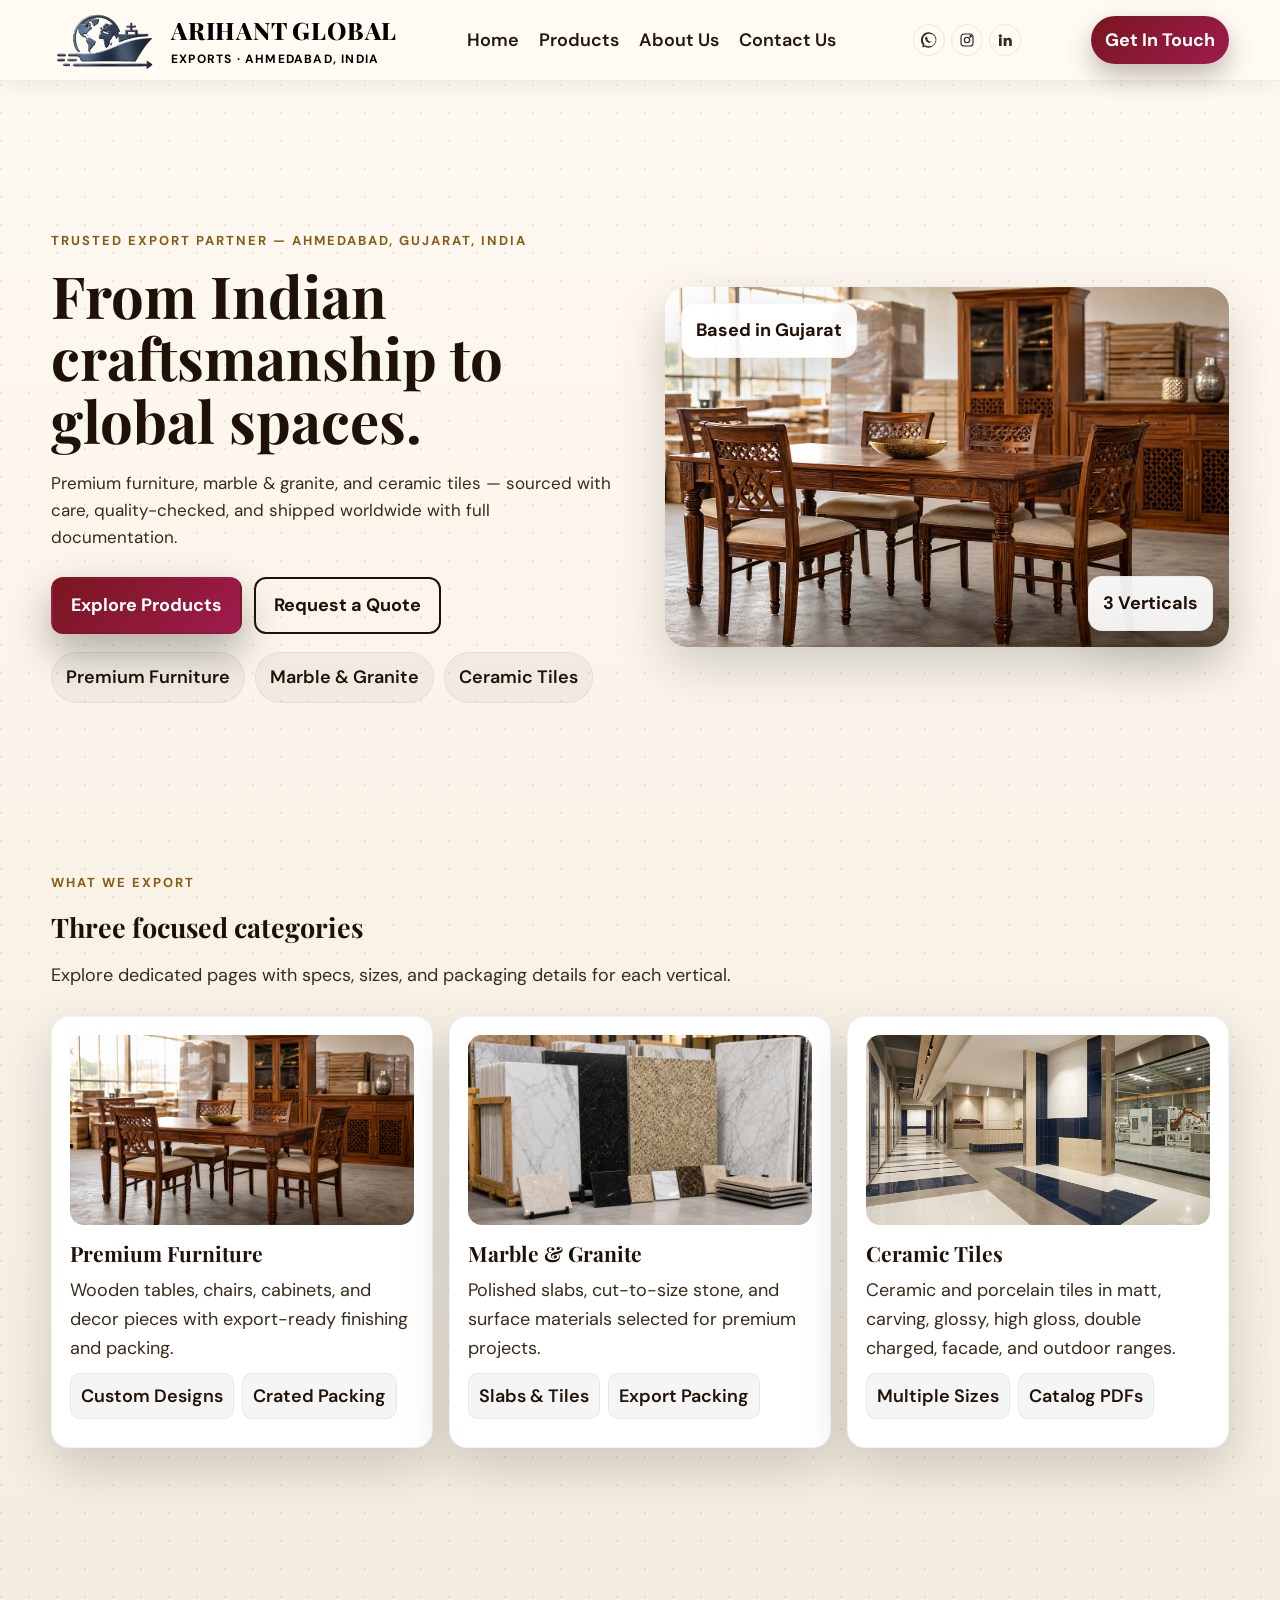
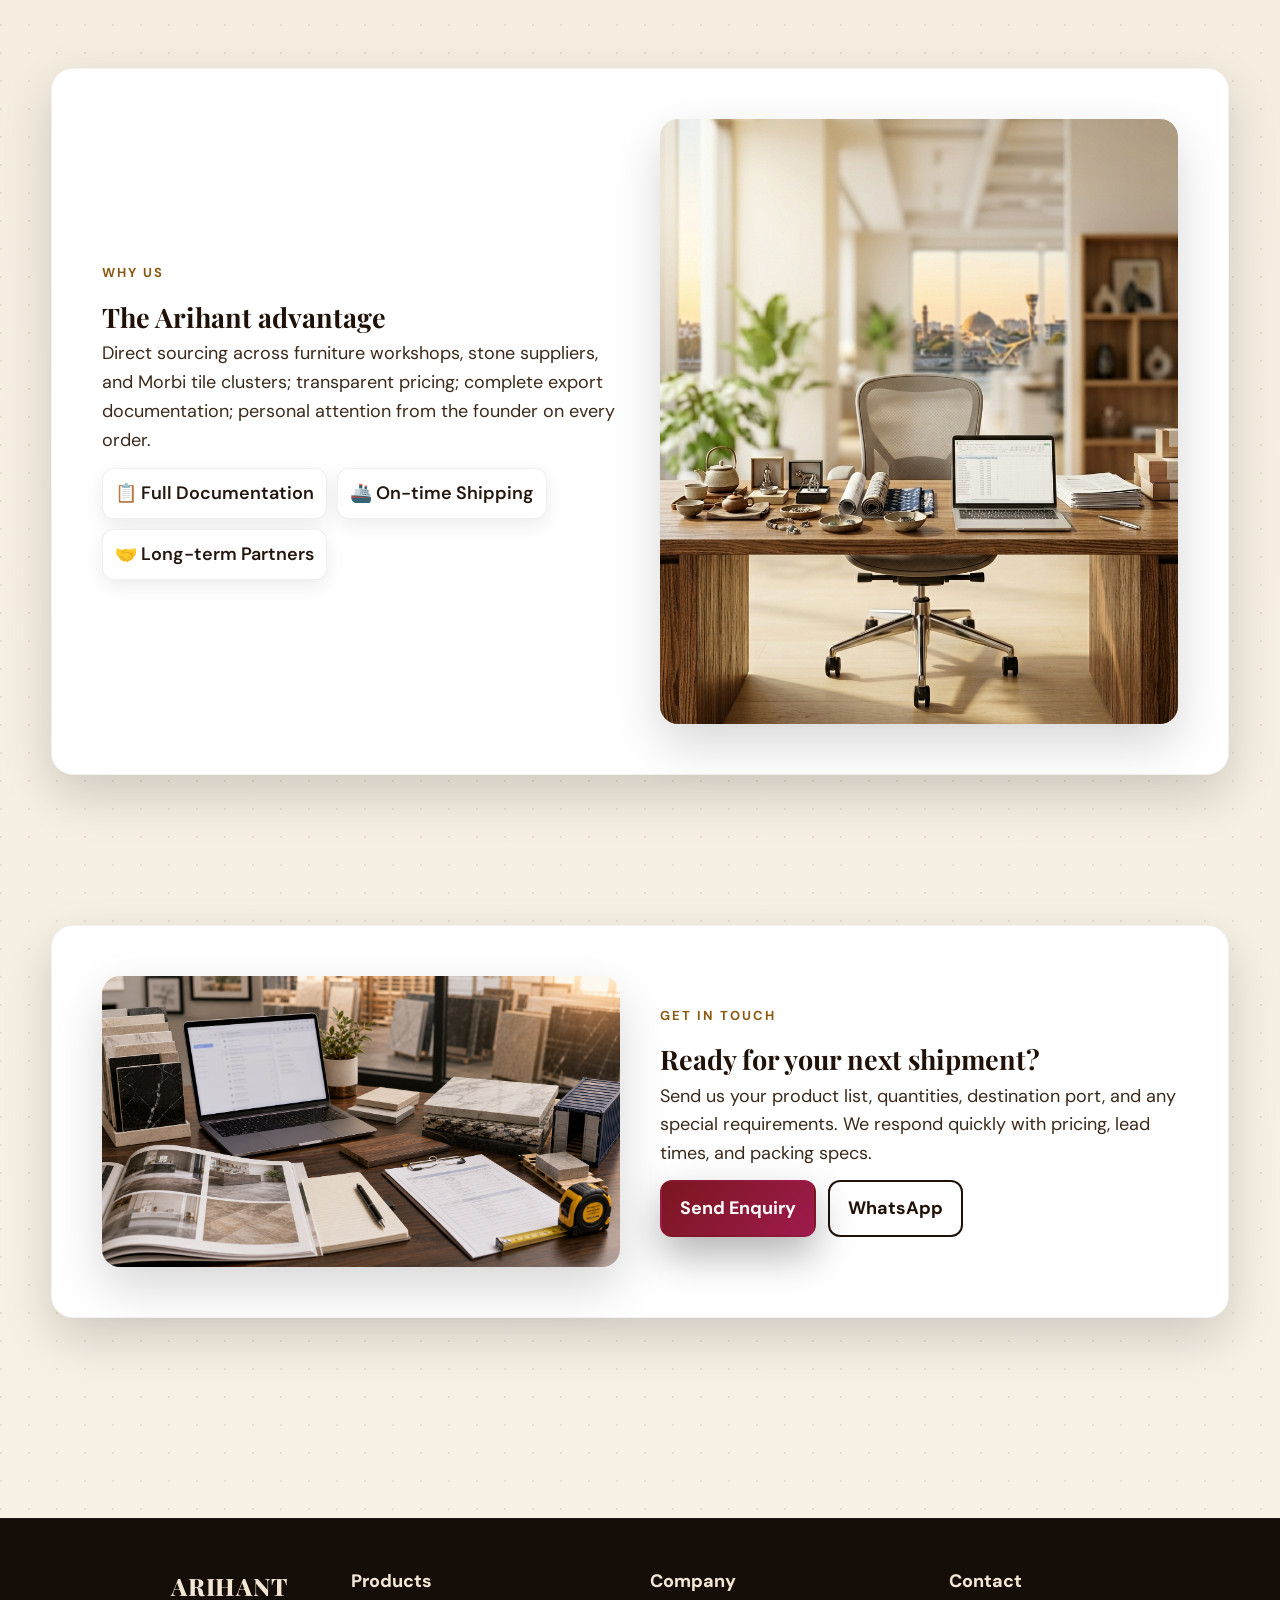
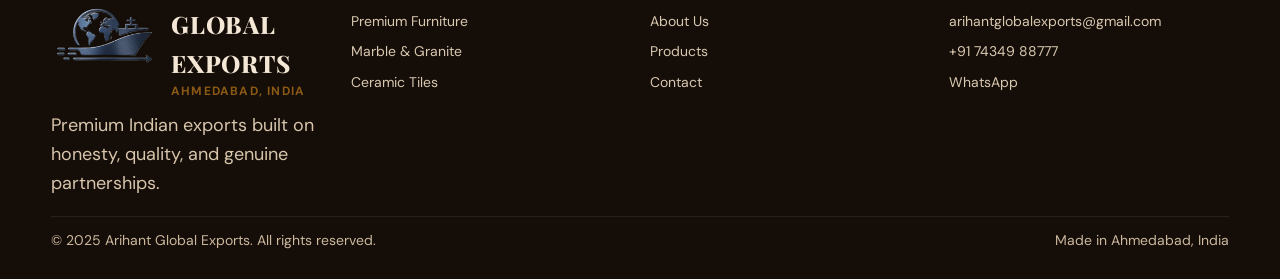
<file: export-company-website/index.html>
<!DOCTYPE html>
<html lang="en">
<head>
  <meta charset="UTF-8">
  <meta name="viewport" content="width=device-width, initial-scale=1.0">
  <title>Arihant Global Exports — Home</title>
  <link rel="preconnect" href="https://fonts.googleapis.com">
  <link rel="preconnect" href="https://fonts.gstatic.com" crossorigin>
  <link href="https://fonts.googleapis.com/css2?family=Playfair+Display:wght@600;700&family=DM+Sans:wght@400;500;600;700&display=swap" rel="stylesheet">
  <link rel="stylesheet" href="style.css">
</head>
<body>
  <div id="nav"></div>

  <header class="section-pad">
    <div class="container hero">
      <div>
        <p class="eyebrow">Trusted Export Partner — Ahmedabad, Gujarat, India</p>
        <h1>From Indian craftsmanship to global spaces.</h1>
        <p class="hero-desc">Premium furniture, marble & granite, and ceramic tiles — sourced with care, quality-checked, and shipped worldwide with full documentation.</p>
        <div class="hero-buttons">
          <a class="btn btn-dark" href="products.html">Explore Products</a>
          <a class="btn btn-outline" href="contact.html">Request a Quote</a>
        </div>
        <div class="pill-row">
          <span class="pill">Premium Furniture</span><span class="pill">Marble & Granite</span><span class="pill">Ceramic Tiles</span>
        </div>
      </div>
      <div class="hero-visual">
        <img class="hero-img" src="images/Furniture%20main.png" alt="Furniture and export goods">
        <div class="badge b1">Based in Gujarat</div>
        <div class="badge b2">3 Verticals</div>
      </div>
    </div>
  </header>

  <section class="section-pad" style="padding-top:60px;">
    <div class="container">
      <div class="eyebrow">What We Export</div>
      <h2 style="margin-bottom:12px;">Three focused categories</h2>
      <p style="max-width:760px;margin-bottom:24px;">Explore dedicated pages with specs, sizes, and packaging details for each vertical.</p>
      <div class="cards">
        <a class="card-link" href="furniture.html"><div class="card">
          <img src="images/Furniture%20main.png" alt="Furniture">
          <h3>Premium Furniture</h3>
          <p>Wooden tables, chairs, cabinets, and decor pieces with export-ready finishing and packing.</p>
          <div class="meta"><span class="chip">Custom Designs</span><span class="chip">Crated Packing</span></div>
        </div></a>
        <a class="card-link" href="marble-granite.html"><div class="card">
          <img src="images/Marble%20granite%20main.png" alt="Marble and granite">
          <h3>Marble & Granite</h3>
          <p>Polished slabs, cut-to-size stone, and surface materials selected for premium projects.</p>
          <div class="meta"><span class="chip">Slabs & Tiles</span><span class="chip">Export Packing</span></div>
        </div></a>
        <a class="card-link" href="tiles.html"><div class="card">
          <img src="images/Tiles%20main.png" alt="Tiles">
          <h3>Ceramic Tiles</h3>
          <p>Ceramic and porcelain tiles in matt, carving, glossy, high gloss, double charged, facade, and outdoor ranges.</p>
          <div class="meta"><span class="chip">Multiple Sizes</span><span class="chip">Catalog PDFs</span></div>
        </div></a>
      </div>
    </div>
  </section>

  <section class="section-pad">
    <div class="container two-col">
      <div>
        <p class="eyebrow">Why Us</p>
        <h2>The Arihant advantage</h2>
        <p>Direct sourcing across furniture workshops, stone suppliers, and Morbi tile clusters; transparent pricing; complete export documentation; personal attention from the founder on every order.</p>
        <div class="trust-badges" style="margin-top:14px;">
          <span class="badge-chip">📋 Full Documentation</span>
          <span class="badge-chip">🚢 On-time Shipping</span>
          <span class="badge-chip">🤝 Long-term Partners</span>
        </div>
      </div>
      <img class="about-img" src="images/About%20us%20.png" alt="About Arihant Global">
    </div>
  </section>

  <section class="section-pad" style="padding-top:40px;">
    <div class="container two-col">
      <img class="about-img" src="images/Shipment%20enquiry%20products.png" alt="Product samples and export enquiry desk">
      <div>
        <p class="eyebrow">Get in touch</p>
        <h2>Ready for your next shipment?</h2>
        <p>Send us your product list, quantities, destination port, and any special requirements. We respond quickly with pricing, lead times, and packing specs.</p>
        <div class="hero-buttons" style="margin-top:12px;">
          <a class="btn btn-dark" href="contact.html">Send Enquiry</a>
          <a class="btn btn-outline" href="https://wa.me/917434988777" target="_blank">WhatsApp</a>
        </div>
      </div>
    </div>
  </section>

  <footer class="footer">
    <div class="container">
      <div class="footer-grid">
        <div>
          <div class="brand" style="margin-bottom:10px;">
            <img class="brand-logo" src="images/Arihant%20Global%20exports%20logo.png" alt="logo">
            <div class="brand-text">
              <span class="brand-name" style="color:#f4e7d6;">Arihant Global Exports</span>
              <span class="brand-tag" style="color:var(--gold);">Ahmedabad, India</span>
            </div>
          </div>
          <p style="color:#d7c5ac;">Premium Indian exports built on honesty, quality, and genuine partnerships.</p>
        </div>
        <div>
          <div class="footer-title">Products</div>
          <div class="footer-links">
            <a href="furniture.html">Premium Furniture</a>
            <a href="marble-granite.html">Marble & Granite</a>
            <a href="tiles.html">Ceramic Tiles</a>
          </div>
        </div>
        <div>
          <div class="footer-title">Company</div>
          <div class="footer-links">
            <a href="about.html">About Us</a>
            <a href="products.html">Products</a>
            <a href="contact.html">Contact</a>
          </div>
        </div>
        <div>
          <div class="footer-title">Contact</div>
          <div class="footer-links">
            <a href="mailto:arihantglobalexports@gmail.com">arihantglobalexports@gmail.com</a>
            <a href="tel:+917434988777">+91 74349 88777</a>
            <a href="https://wa.me/917434988777" target="_blank" rel="noreferrer">WhatsApp</a>
          </div>
        </div>
      </div>
      <div class="footer-bottom">
        <span>© 2025 Arihant Global Exports. All rights reserved.</span>
        <span>Made in Ahmedabad, India</span>
      </div>
    </div>
  </footer>
  <script src="script.js"></script>
</body>
</html>
</file>
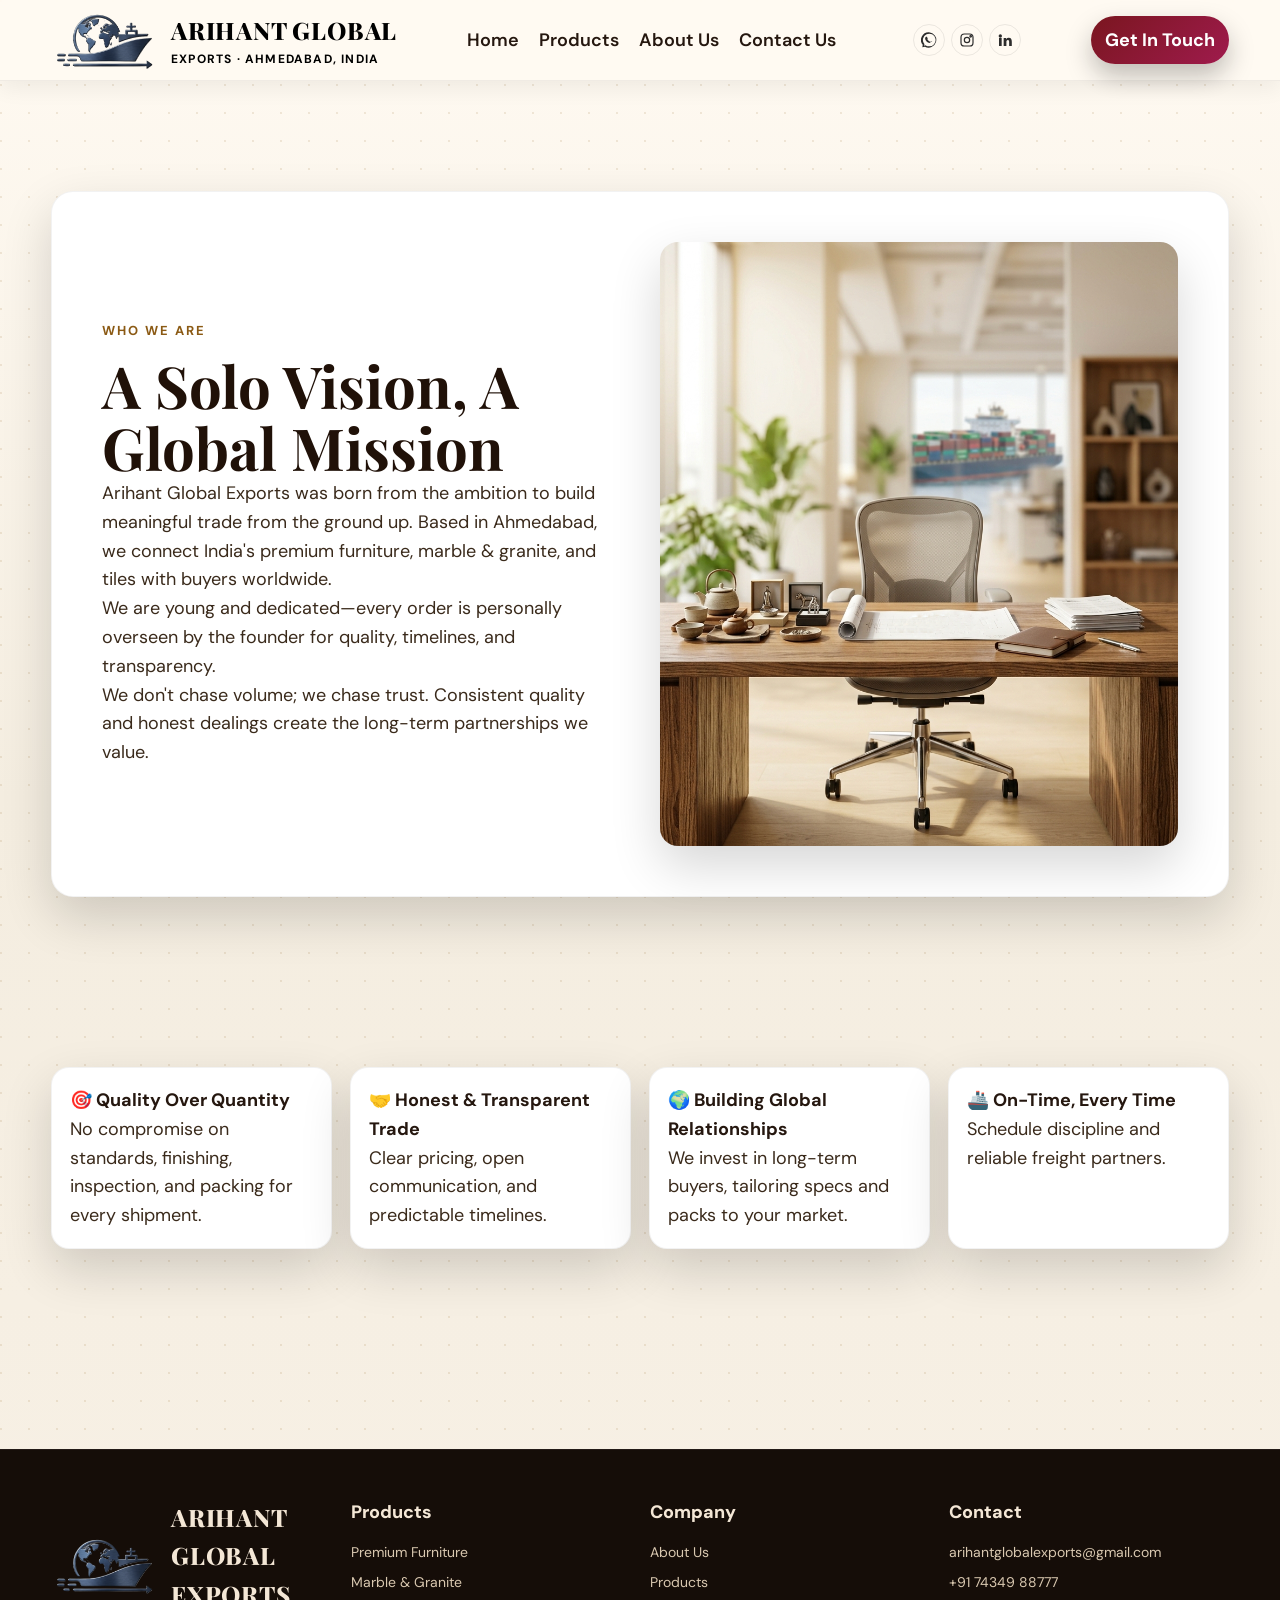
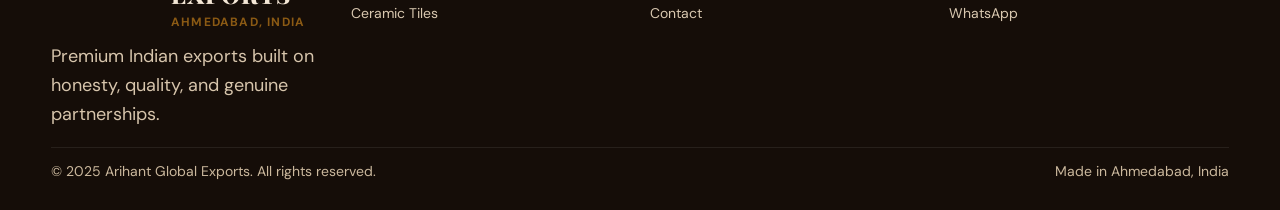
<file: export-company-website/about.html>
<!DOCTYPE html>
<html lang="en">
<head>
  <meta charset="UTF-8">
  <meta name="viewport" content="width=device-width, initial-scale=1.0">
  <title>About | Arihant Global Exports</title>
  <link rel="preconnect" href="https://fonts.googleapis.com">
  <link rel="preconnect" href="https://fonts.gstatic.com" crossorigin>
  <link href="https://fonts.googleapis.com/css2?family=Playfair+Display:wght@600;700&family=DM+Sans:wght@400;500;600;700&display=swap" rel="stylesheet">
  <link rel="stylesheet" href="style.css">
</head>
<body>
  <div id="nav"></div>

  <section class="section-pad">
    <div class="container two-col">
      <div>
        <p class="eyebrow">Who We Are</p>
        <h1>A Solo Vision, A Global Mission</h1>
        <p>Arihant Global Exports was born from the ambition to build meaningful trade from the ground up. Based in Ahmedabad, we connect India's premium furniture, marble & granite, and tiles with buyers worldwide.</p>
        <p>We are young and dedicated—every order is personally overseen by the founder for quality, timelines, and transparency.</p>
        <p>We don't chase volume; we chase trust. Consistent quality and honest dealings create the long-term partnerships we value.</p>
      </div>
      <img class="about-img" src="images/About%20us%20founders%20.png" alt="Founder">
    </div>
  </section>

  <section class="section-pad" style="padding-top:40px;">
    <div class="container">
      <div class="grid">
        <div class="card"><strong>🎯 Quality Over Quantity</strong><p>No compromise on standards, finishing, inspection, and packing for every shipment.</p></div>
        <div class="card"><strong>🤝 Honest & Transparent Trade</strong><p>Clear pricing, open communication, and predictable timelines.</p></div>
        <div class="card"><strong>🌍 Building Global Relationships</strong><p>We invest in long-term buyers, tailoring specs and packs to your market.</p></div>
        <div class="card"><strong>🚢 On-Time, Every Time</strong><p>Schedule discipline and reliable freight partners.</p></div>
      </div>
    </div>
  </section>

  <footer class="footer">
    <div class="container">
      <div class="footer-grid">
        <div>
          <div class="brand" style="margin-bottom:10px;">
            <img class="brand-logo" src="images/Arihant%20Global%20exports%20logo.png" alt="logo">
            <div class="brand-text">
              <span class="brand-name" style="color:#f4e7d6;">Arihant Global Exports</span>
              <span class="brand-tag" style="color:var(--gold);">Ahmedabad, India</span>
            </div>
          </div>
          <p style="color:#d7c5ac;">Premium Indian exports built on honesty, quality, and genuine partnerships.</p>
        </div>
        <div>
          <div class="footer-title">Products</div>
          <div class="footer-links">
            <a href="furniture.html">Premium Furniture</a>
            <a href="marble-granite.html">Marble & Granite</a>
            <a href="tiles.html">Ceramic Tiles</a>
          </div>
        </div>
        <div>
          <div class="footer-title">Company</div>
          <div class="footer-links">
            <a href="about.html">About Us</a>
            <a href="products.html">Products</a>
            <a href="contact.html">Contact</a>
          </div>
        </div>
        <div>
          <div class="footer-title">Contact</div>
          <div class="footer-links">
            <a href="mailto:arihantglobalexports@gmail.com">arihantglobalexports@gmail.com</a>
            <a href="tel:+917434988777">+91 74349 88777</a>
            <a href="https://wa.me/917434988777" target="_blank" rel="noreferrer">WhatsApp</a>
          </div>
        </div>
      </div>
      <div class="footer-bottom">
        <span>© 2025 Arihant Global Exports. All rights reserved.</span>
        <span>Made in Ahmedabad, India</span>
      </div>
    </div>
  </footer>
  <script src="script.js"></script>
</body>
</html>
</file>
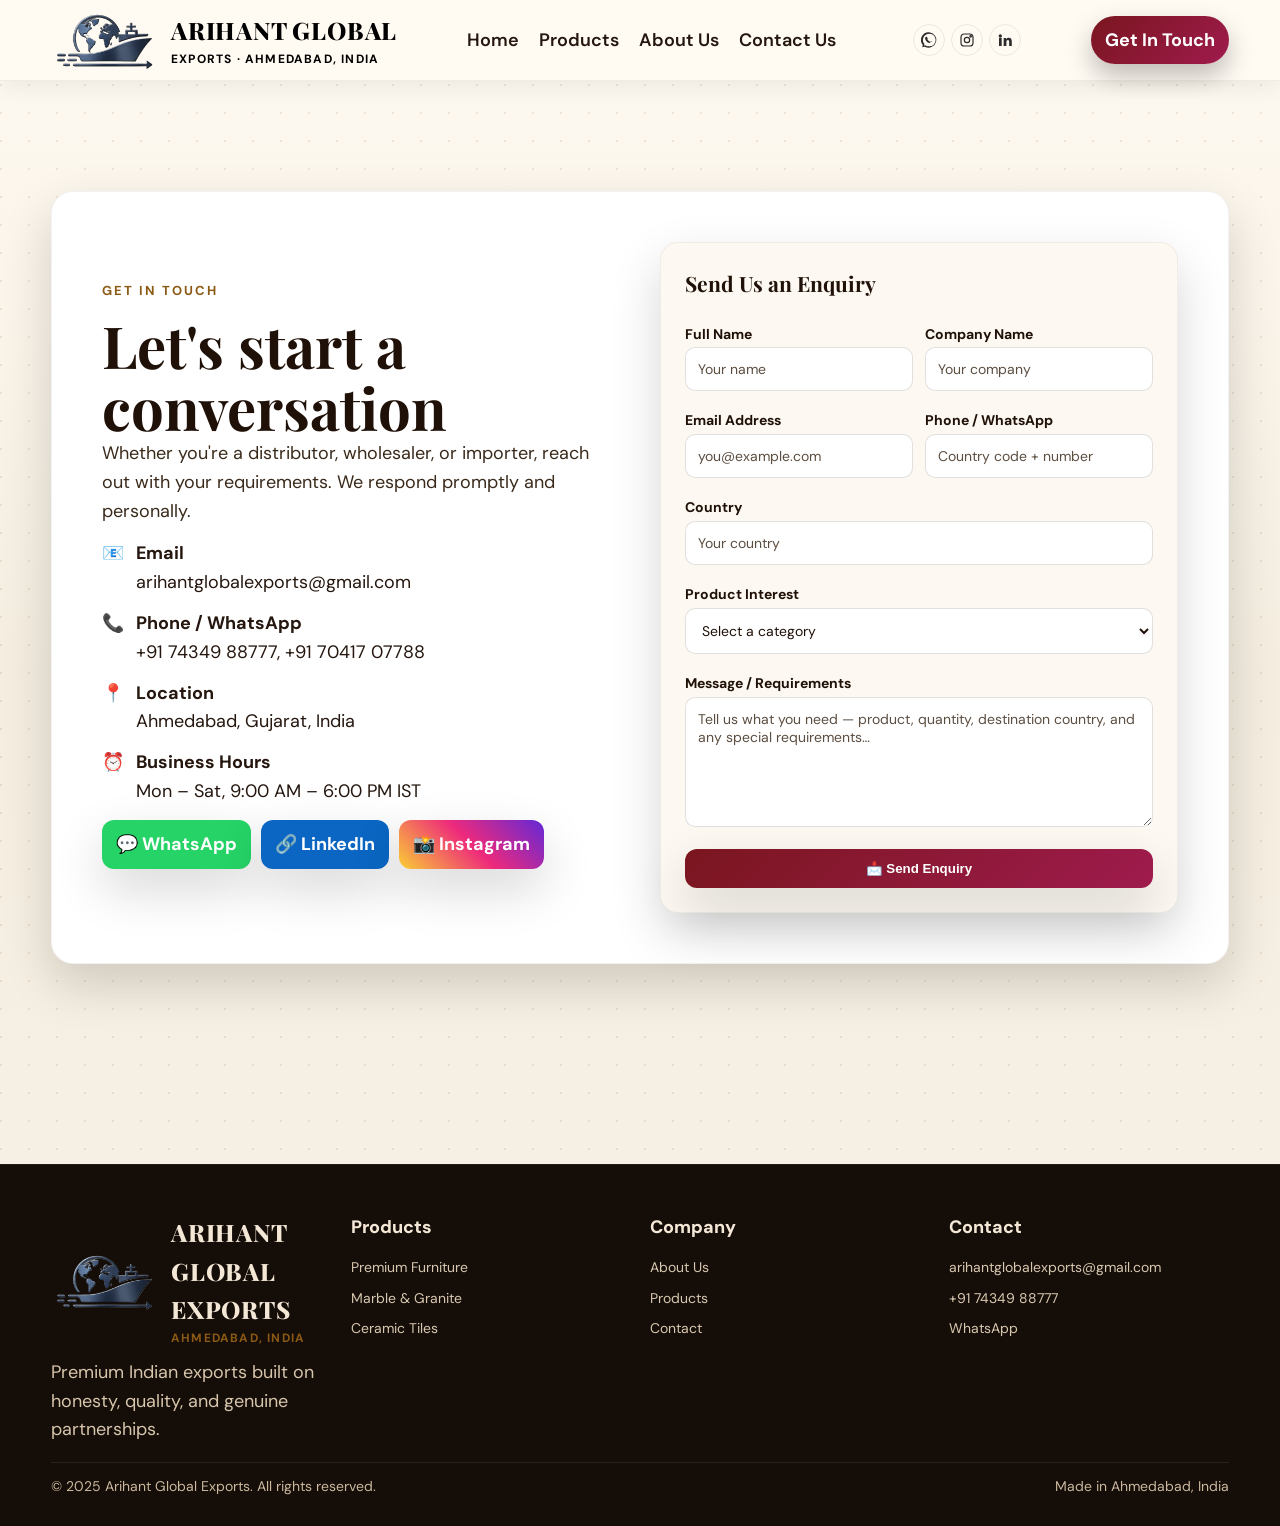
<file: export-company-website/contact.html>
<!DOCTYPE html>
<html lang="en">
<head>
  <meta charset="UTF-8">
  <meta name="viewport" content="width=device-width, initial-scale=1.0">
  <title>Contact | Arihant Global Exports</title>
  <link rel="preconnect" href="https://fonts.googleapis.com">
  <link rel="preconnect" href="https://fonts.gstatic.com" crossorigin>
  <link href="https://fonts.googleapis.com/css2?family=Playfair+Display:wght@600;700&family=DM+Sans:wght@400;500;600;700&display=swap" rel="stylesheet">
  <link rel="stylesheet" href="style.css">
</head>
<body>
  <div id="nav"></div>

  <section class="section-pad">
    <div class="container two-col">
      <div>
        <p class="eyebrow">Get In Touch</p>
        <h1>Let's start a conversation</h1>
        <p>Whether you're a distributor, wholesaler, or importer, reach out with your requirements. We respond promptly and personally.</p>
        <div class="contact-info" style="display:grid;gap:12px;margin:14px 0;">
          <div class="info-row"><span class="info-icon">📧</span><div><strong>Email</strong><br>arihantglobalexports@gmail.com</div></div>
          <div class="info-row"><span class="info-icon">📞</span><div><strong>Phone / WhatsApp</strong><br>+91 74349 88777, +91 70417 07788</div></div>
          <div class="info-row"><span class="info-icon">📍</span><div><strong>Location</strong><br>Ahmedabad, Gujarat, India</div></div>
          <div class="info-row"><span class="info-icon">⏰</span><div><strong>Business Hours</strong><br>Mon – Sat, 9:00 AM – 6:00 PM IST</div></div>
        </div>
        <div class="social-buttons">
          <a class="social-btn wa" href="https://wa.me/917434988777" target="_blank" rel="noreferrer">💬 WhatsApp</a>
          <a class="social-btn li" href="https://www.linkedin.com/company/arihant-global-exports/" target="_blank" rel="noreferrer">🔗 LinkedIn</a>
          <a class="social-btn ig" href="https://www.instagram.com/arihant.globalexports?igsh=MTUxc2VrZzAwcnByNQ==" target="_blank" rel="noreferrer">📸 Instagram</a>
        </div>
      </div>
      <form id="inquiry" action="#" method="post">
        <h3 style="margin-bottom:4px;">Send Us an Enquiry</h3>
        <div class="grid-2">
          <div><label for="fullName">Full Name</label><input id="fullName" name="fullName" type="text" placeholder="Your name" required></div>
          <div><label for="company">Company Name</label><input id="company" name="company" type="text" placeholder="Your company" required></div>
        </div>
        <div class="grid-2">
          <div><label for="email">Email Address</label><input id="email" name="email" type="email" placeholder="you@example.com" required></div>
          <div><label for="phone">Phone / WhatsApp</label><input id="phone" name="phone" type="tel" placeholder="Country code + number" required></div>
        </div>
        <div><label for="country">Country</label><input id="country" name="country" type="text" placeholder="Your country" required></div>
        <div><label for="interest">Product Interest</label><select id="interest" name="interest" required>
          <option value="">Select a category</option>
          <option>Premium Furniture</option>
          <option>Marble & Granite</option>
          <option>Ceramic Tiles</option>
          <option>Multiple Products</option>
        </select></div>
        <div><label for="message">Message / Requirements</label><textarea id="message" name="message" placeholder="Tell us what you need — product, quantity, destination country, and any special requirements…"></textarea></div>
        <button type="submit" class="submit-btn">📩 Send Enquiry</button>
      </form>
    </div>
  </section>

  <footer class="footer">
    <div class="container">
      <div class="footer-grid">
        <div>
          <div class="brand" style="margin-bottom:10px;">
            <img class="brand-logo" src="images/Arihant%20Global%20exports%20logo.png" alt="logo">
            <div class="brand-text">
              <span class="brand-name" style="color:#f4e7d6;">Arihant Global Exports</span>
              <span class="brand-tag" style="color:var(--gold);">Ahmedabad, India</span>
            </div>
          </div>
          <p style="color:#d7c5ac;">Premium Indian exports built on honesty, quality, and genuine partnerships.</p>
        </div>
        <div>
          <div class="footer-title">Products</div>
          <div class="footer-links">
            <a href="furniture.html">Premium Furniture</a>
            <a href="marble-granite.html">Marble & Granite</a>
            <a href="tiles.html">Ceramic Tiles</a>
          </div>
        </div>
        <div>
          <div class="footer-title">Company</div>
          <div class="footer-links">
            <a href="about.html">About Us</a>
            <a href="products.html">Products</a>
            <a href="contact.html">Contact</a>
          </div>
        </div>
        <div>
          <div class="footer-title">Contact</div>
          <div class="footer-links">
            <a href="mailto:arihantglobalexports@gmail.com">arihantglobalexports@gmail.com</a>
            <a href="tel:+917434988777">+91 74349 88777</a>
            <a href="https://wa.me/917434988777" target="_blank" rel="noreferrer">WhatsApp</a>
          </div>
        </div>
      </div>
      <div class="footer-bottom">
        <span>© 2025 Arihant Global Exports. All rights reserved.</span>
        <span>Made in Ahmedabad, India</span>
      </div>
    </div>
  </footer>
  <script src="script.js"></script>
</body>
</html>
</file>
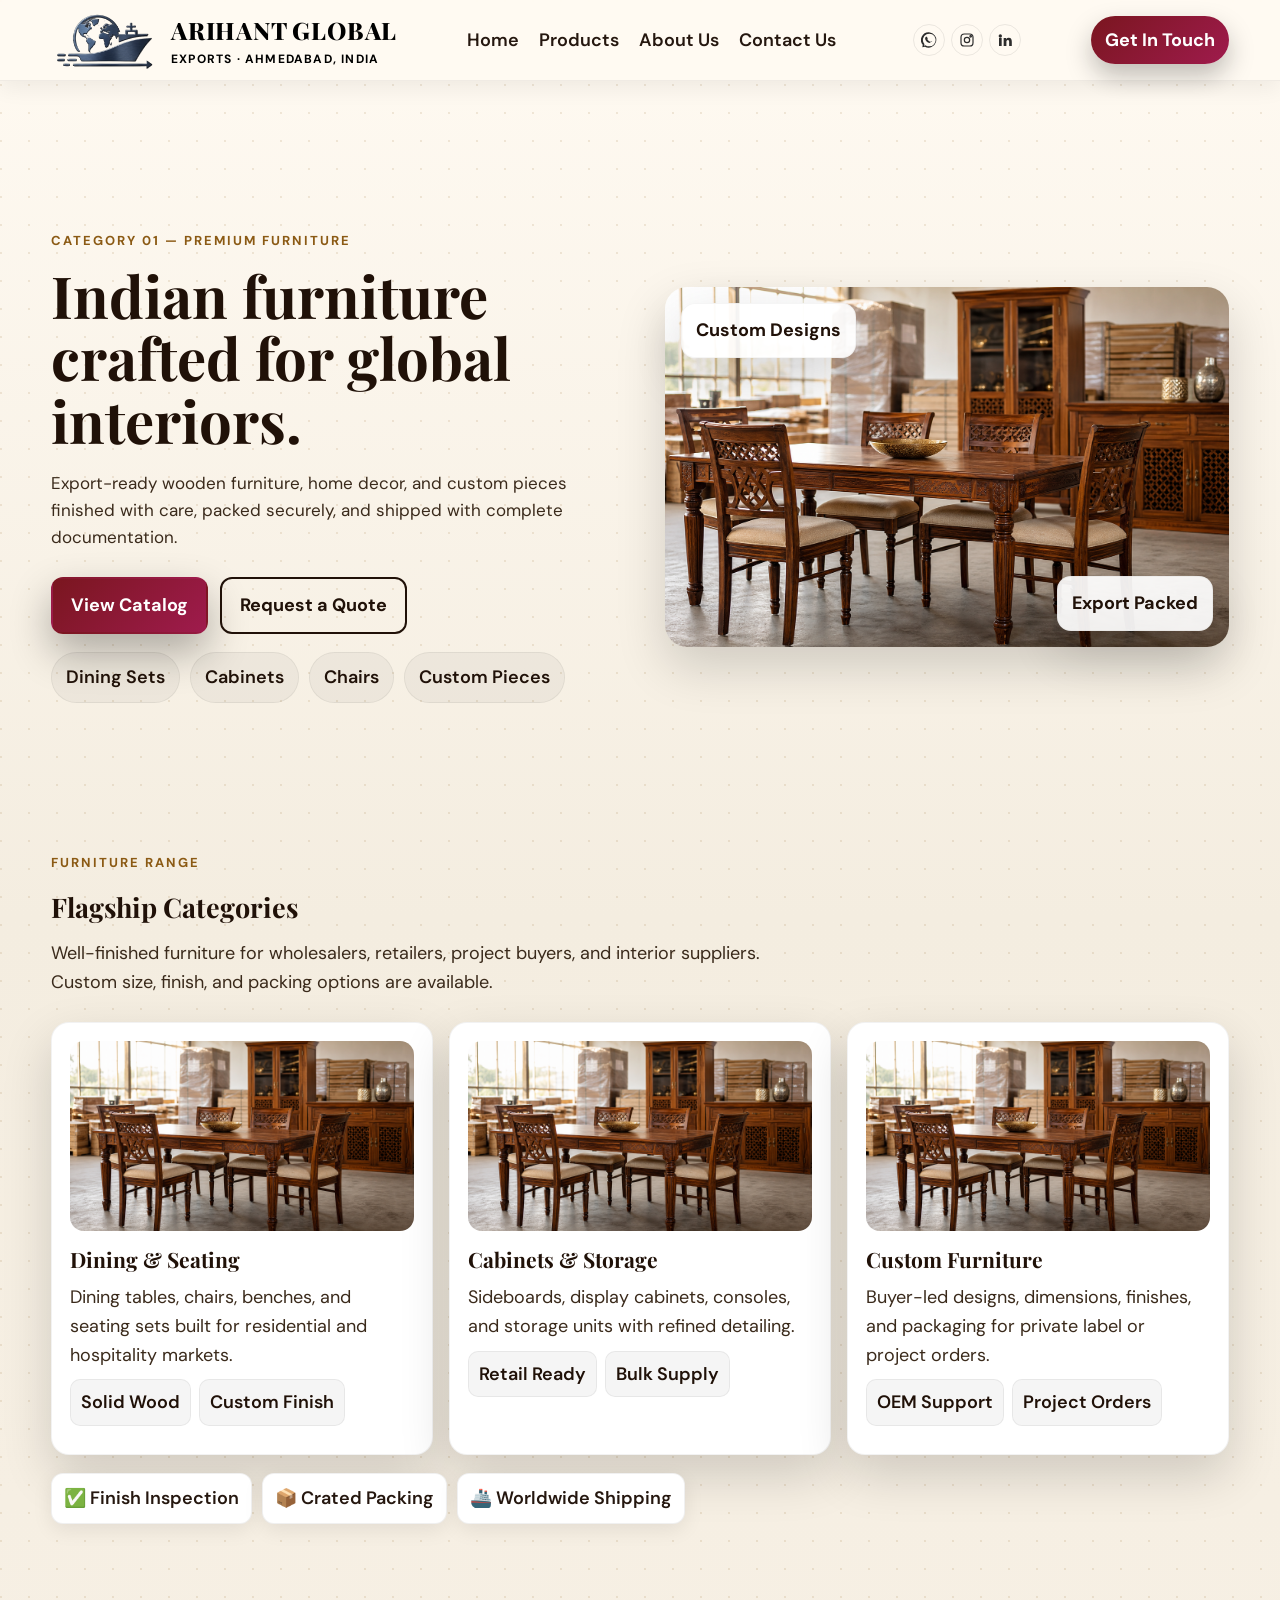
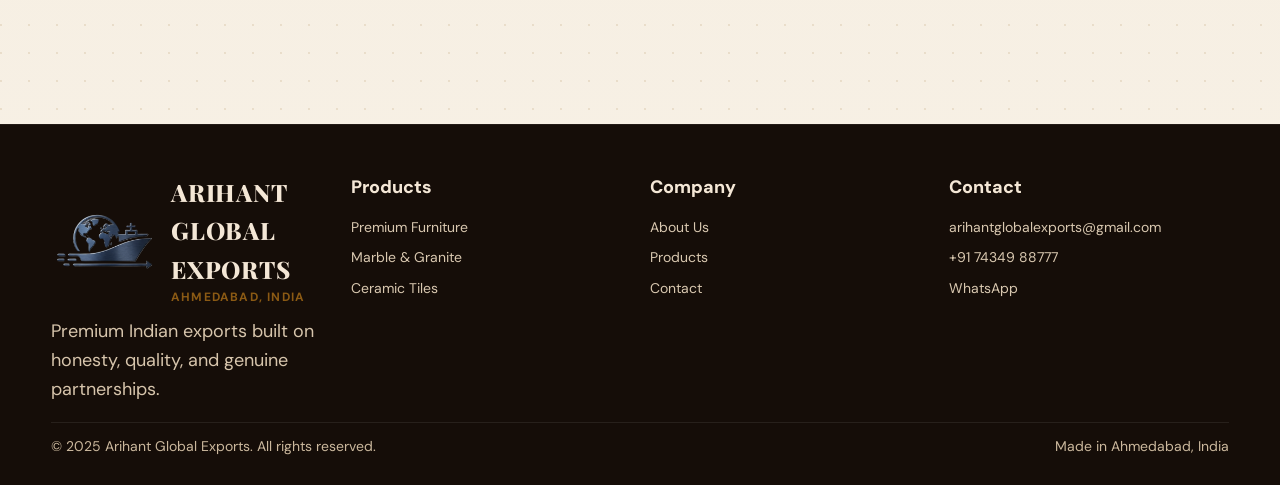
<file: export-company-website/furniture.html>
<!DOCTYPE html>
<html lang="en">
<head>
  <meta charset="UTF-8">
  <meta name="viewport" content="width=device-width, initial-scale=1.0">
  <title>Premium Furniture | Arihant Global Exports</title>
  <link rel="preconnect" href="https://fonts.googleapis.com">
  <link rel="preconnect" href="https://fonts.gstatic.com" crossorigin>
  <link href="https://fonts.googleapis.com/css2?family=Playfair+Display:wght@600;700&family=DM+Sans:wght@400;500;600;700&display=swap" rel="stylesheet">
  <link rel="stylesheet" href="style.css">
</head>
<body>
  <div id="nav"></div>

  <header class="section-pad">
    <div class="container hero">
      <div>
        <p class="eyebrow">Category 01 — Premium Furniture</p>
        <h1>Indian furniture crafted for global interiors.</h1>
        <p class="hero-desc">Export-ready wooden furniture, home decor, and custom pieces finished with care, packed securely, and shipped with complete documentation.</p>
        <div class="hero-buttons">
          <a class="btn btn-dark" href="#catalog">View Catalog</a>
          <a class="btn btn-outline" href="contact.html">Request a Quote</a>
        </div>
        <div class="pill-row">
          <span class="pill">Dining Sets</span><span class="pill">Cabinets</span><span class="pill">Chairs</span><span class="pill">Custom Pieces</span>
        </div>
      </div>
      <div class="hero-visual">
        <img class="hero-img" src="images/Furniture%20main.png" alt="Premium wooden furniture">
        <div class="badge b1">Custom Designs</div>
        <div class="badge b2">Export Packed</div>
      </div>
    </div>
  </header>

  <section id="catalog" class="section-pad" style="padding-top:40px;">
    <div class="container">
      <div class="eyebrow">Furniture Range</div>
      <h2 style="margin-bottom:10px;">Flagship Categories</h2>
      <p style="max-width:720px;margin-bottom:22px;">Well-finished furniture for wholesalers, retailers, project buyers, and interior suppliers. Custom size, finish, and packing options are available.</p>
      <div class="cards">
        <div class="card">
          <img src="images/Furniture%20main.png" alt="Dining furniture">
          <h3>Dining & Seating</h3>
          <p>Dining tables, chairs, benches, and seating sets built for residential and hospitality markets.</p>
          <div class="meta"><span class="chip">Solid Wood</span><span class="chip">Custom Finish</span></div>
        </div>
        <div class="card">
          <img src="images/Furniture%20main.png" alt="Cabinet furniture">
          <h3>Cabinets & Storage</h3>
          <p>Sideboards, display cabinets, consoles, and storage units with refined detailing.</p>
          <div class="meta"><span class="chip">Retail Ready</span><span class="chip">Bulk Supply</span></div>
        </div>
        <div class="card">
          <img src="images/Furniture%20main.png" alt="Custom furniture">
          <h3>Custom Furniture</h3>
          <p>Buyer-led designs, dimensions, finishes, and packaging for private label or project orders.</p>
          <div class="meta"><span class="chip">OEM Support</span><span class="chip">Project Orders</span></div>
        </div>
      </div>
      <div class="trust-badges">
        <span class="badge-chip">✅ Finish Inspection</span>
        <span class="badge-chip">📦 Crated Packing</span>
        <span class="badge-chip">🚢 Worldwide Shipping</span>
      </div>
    </div>
  </section>

  <footer class="footer">
    <div class="container">
      <div class="footer-grid">
        <div>
          <div class="brand" style="margin-bottom:10px;">
            <img class="brand-logo" src="images/Arihant%20Global%20exports%20logo.png" alt="logo">
            <div class="brand-text">
              <span class="brand-name" style="color:#f4e7d6;">Arihant Global Exports</span>
              <span class="brand-tag" style="color:var(--gold);">Ahmedabad, India</span>
            </div>
          </div>
          <p style="color:#d7c5ac;">Premium Indian exports built on honesty, quality, and genuine partnerships.</p>
        </div>
        <div>
          <div class="footer-title">Products</div>
          <div class="footer-links">
            <a href="furniture.html">Premium Furniture</a>
            <a href="marble-granite.html">Marble & Granite</a>
            <a href="tiles.html">Ceramic Tiles</a>
          </div>
        </div>
        <div>
          <div class="footer-title">Company</div>
          <div class="footer-links">
            <a href="about.html">About Us</a>
            <a href="products.html">Products</a>
            <a href="contact.html">Contact</a>
          </div>
        </div>
        <div>
          <div class="footer-title">Contact</div>
          <div class="footer-links">
            <a href="mailto:arihantglobalexports@gmail.com">arihantglobalexports@gmail.com</a>
            <a href="tel:+917434988777">+91 74349 88777</a>
            <a href="https://wa.me/917434988777" target="_blank" rel="noreferrer">WhatsApp</a>
          </div>
        </div>
      </div>
      <div class="footer-bottom">
        <span>© 2025 Arihant Global Exports. All rights reserved.</span>
        <span>Made in Ahmedabad, India</span>
      </div>
    </div>
  </footer>
  <script src="script.js"></script>
</body>
</html>
</file>
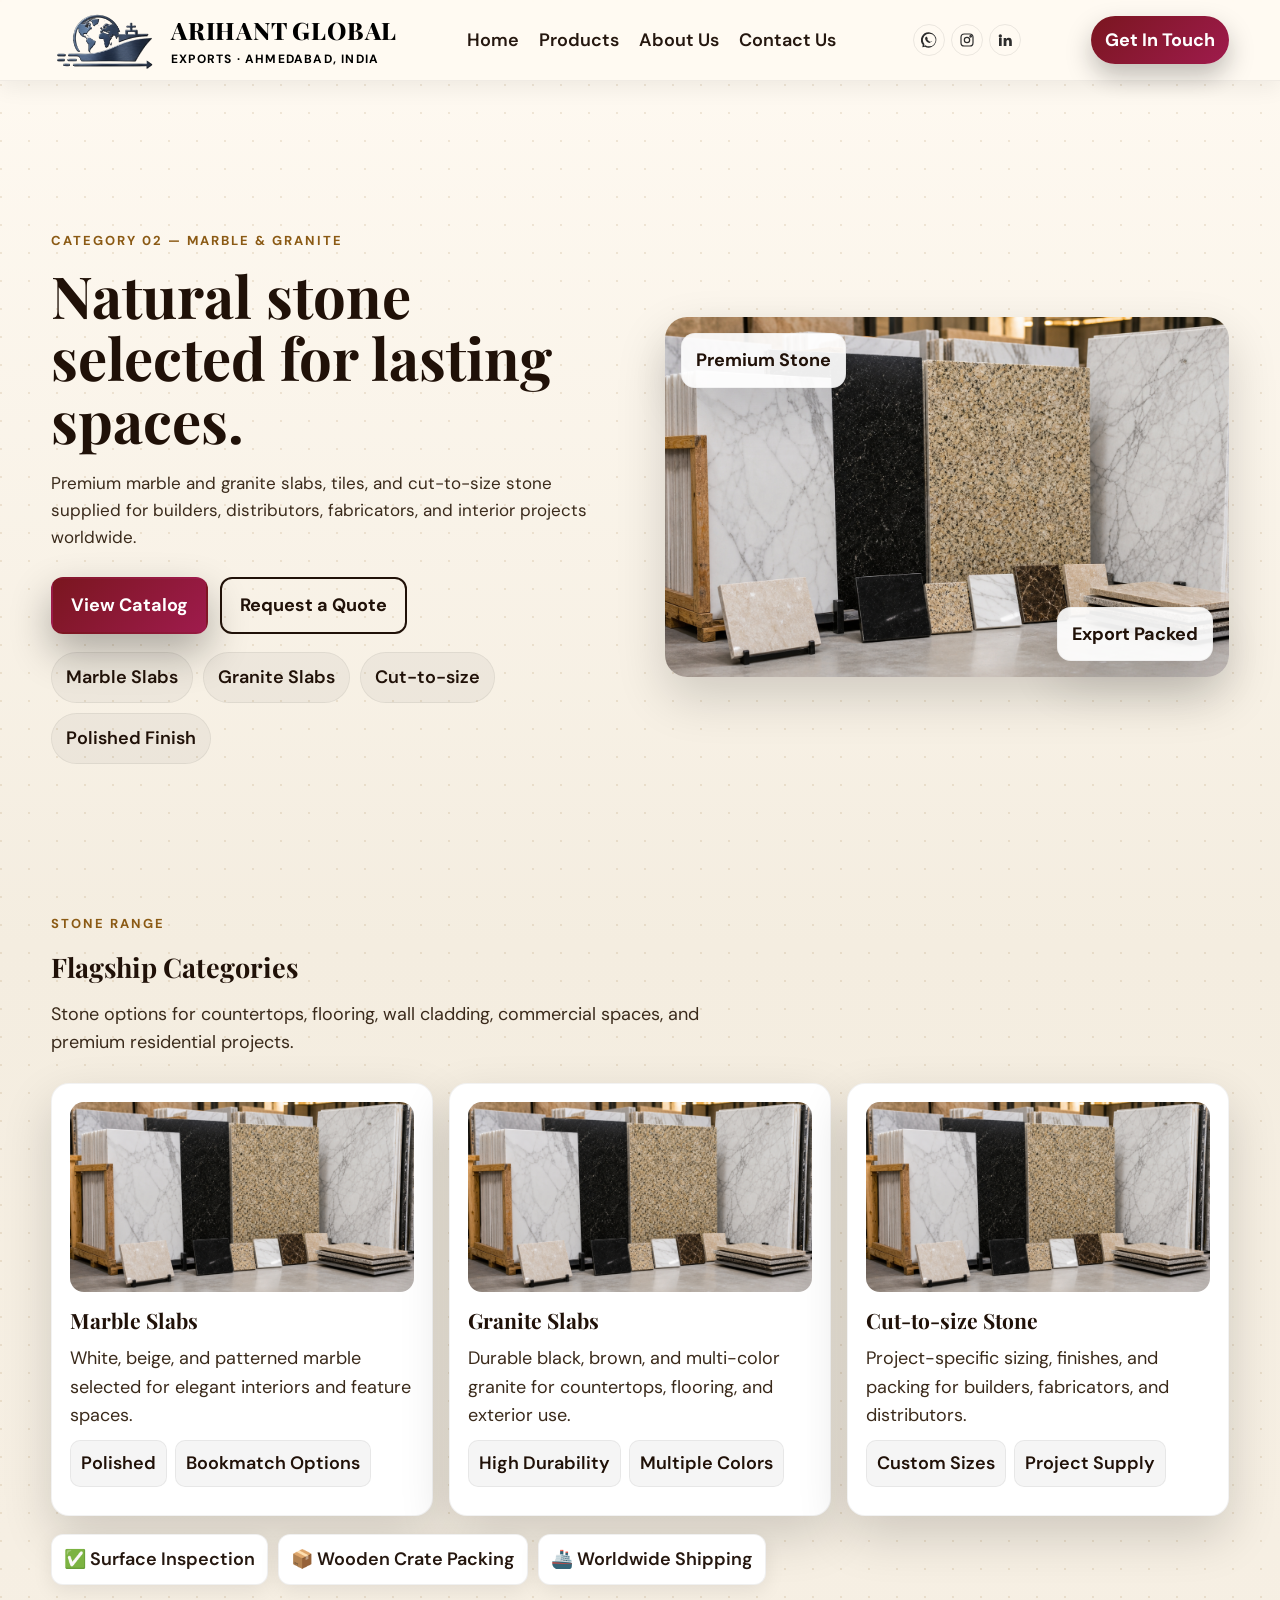
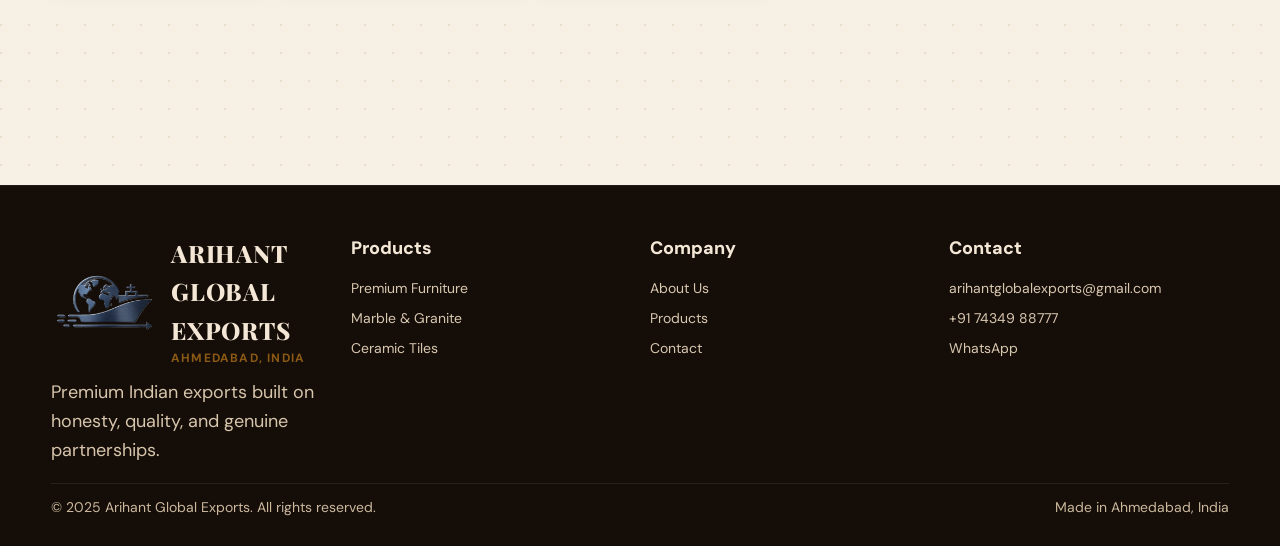
<file: export-company-website/marble-granite.html>
<!DOCTYPE html>
<html lang="en">
<head>
  <meta charset="UTF-8">
  <meta name="viewport" content="width=device-width, initial-scale=1.0">
  <title>Marble & Granite | Arihant Global Exports</title>
  <link rel="preconnect" href="https://fonts.googleapis.com">
  <link rel="preconnect" href="https://fonts.gstatic.com" crossorigin>
  <link href="https://fonts.googleapis.com/css2?family=Playfair+Display:wght@600;700&family=DM+Sans:wght@400;500;600;700&display=swap" rel="stylesheet">
  <link rel="stylesheet" href="style.css">
</head>
<body>
  <div id="nav"></div>

  <header class="section-pad">
    <div class="container hero">
      <div>
        <p class="eyebrow">Category 02 — Marble & Granite</p>
        <h1>Natural stone selected for lasting spaces.</h1>
        <p class="hero-desc">Premium marble and granite slabs, tiles, and cut-to-size stone supplied for builders, distributors, fabricators, and interior projects worldwide.</p>
        <div class="hero-buttons">
          <a class="btn btn-dark" href="#catalog">View Catalog</a>
          <a class="btn btn-outline" href="contact.html">Request a Quote</a>
        </div>
        <div class="pill-row">
          <span class="pill">Marble Slabs</span><span class="pill">Granite Slabs</span><span class="pill">Cut-to-size</span><span class="pill">Polished Finish</span>
        </div>
      </div>
      <div class="hero-visual">
        <img class="hero-img" src="images/Marble%20granite%20main.png" alt="Marble and granite slabs">
        <div class="badge b1">Premium Stone</div>
        <div class="badge b2">Export Packed</div>
      </div>
    </div>
  </header>

  <section id="catalog" class="section-pad" style="padding-top:40px;">
    <div class="container">
      <div class="eyebrow">Stone Range</div>
      <h2 style="margin-bottom:10px;">Flagship Categories</h2>
      <p style="max-width:720px;margin-bottom:22px;">Stone options for countertops, flooring, wall cladding, commercial spaces, and premium residential projects.</p>
      <div class="cards">
        <div class="card">
          <img src="images/Marble%20granite%20main.png" alt="Marble slabs">
          <h3>Marble Slabs</h3>
          <p>White, beige, and patterned marble selected for elegant interiors and feature spaces.</p>
          <div class="meta"><span class="chip">Polished</span><span class="chip">Bookmatch Options</span></div>
        </div>
        <div class="card">
          <img src="images/Marble%20granite%20main.png" alt="Granite slabs">
          <h3>Granite Slabs</h3>
          <p>Durable black, brown, and multi-color granite for countertops, flooring, and exterior use.</p>
          <div class="meta"><span class="chip">High Durability</span><span class="chip">Multiple Colors</span></div>
        </div>
        <div class="card">
          <img src="images/Marble%20granite%20main.png" alt="Cut-to-size stone">
          <h3>Cut-to-size Stone</h3>
          <p>Project-specific sizing, finishes, and packing for builders, fabricators, and distributors.</p>
          <div class="meta"><span class="chip">Custom Sizes</span><span class="chip">Project Supply</span></div>
        </div>
      </div>
      <div class="trust-badges">
        <span class="badge-chip">✅ Surface Inspection</span>
        <span class="badge-chip">📦 Wooden Crate Packing</span>
        <span class="badge-chip">🚢 Worldwide Shipping</span>
      </div>
    </div>
  </section>

  <footer class="footer">
    <div class="container">
      <div class="footer-grid">
        <div>
          <div class="brand" style="margin-bottom:10px;">
            <img class="brand-logo" src="images/Arihant%20Global%20exports%20logo.png" alt="logo">
            <div class="brand-text">
              <span class="brand-name" style="color:#f4e7d6;">Arihant Global Exports</span>
              <span class="brand-tag" style="color:var(--gold);">Ahmedabad, India</span>
            </div>
          </div>
          <p style="color:#d7c5ac;">Premium Indian exports built on honesty, quality, and genuine partnerships.</p>
        </div>
        <div>
          <div class="footer-title">Products</div>
          <div class="footer-links">
            <a href="furniture.html">Premium Furniture</a>
            <a href="marble-granite.html">Marble & Granite</a>
            <a href="tiles.html">Ceramic Tiles</a>
          </div>
        </div>
        <div>
          <div class="footer-title">Company</div>
          <div class="footer-links">
            <a href="about.html">About Us</a>
            <a href="products.html">Products</a>
            <a href="contact.html">Contact</a>
          </div>
        </div>
        <div>
          <div class="footer-title">Contact</div>
          <div class="footer-links">
            <a href="mailto:arihantglobalexports@gmail.com">arihantglobalexports@gmail.com</a>
            <a href="tel:+917434988777">+91 74349 88777</a>
            <a href="https://wa.me/917434988777" target="_blank" rel="noreferrer">WhatsApp</a>
          </div>
        </div>
      </div>
      <div class="footer-bottom">
        <span>© 2025 Arihant Global Exports. All rights reserved.</span>
        <span>Made in Ahmedabad, India</span>
      </div>
    </div>
  </footer>
  <script src="script.js"></script>
</body>
</html>
</file>
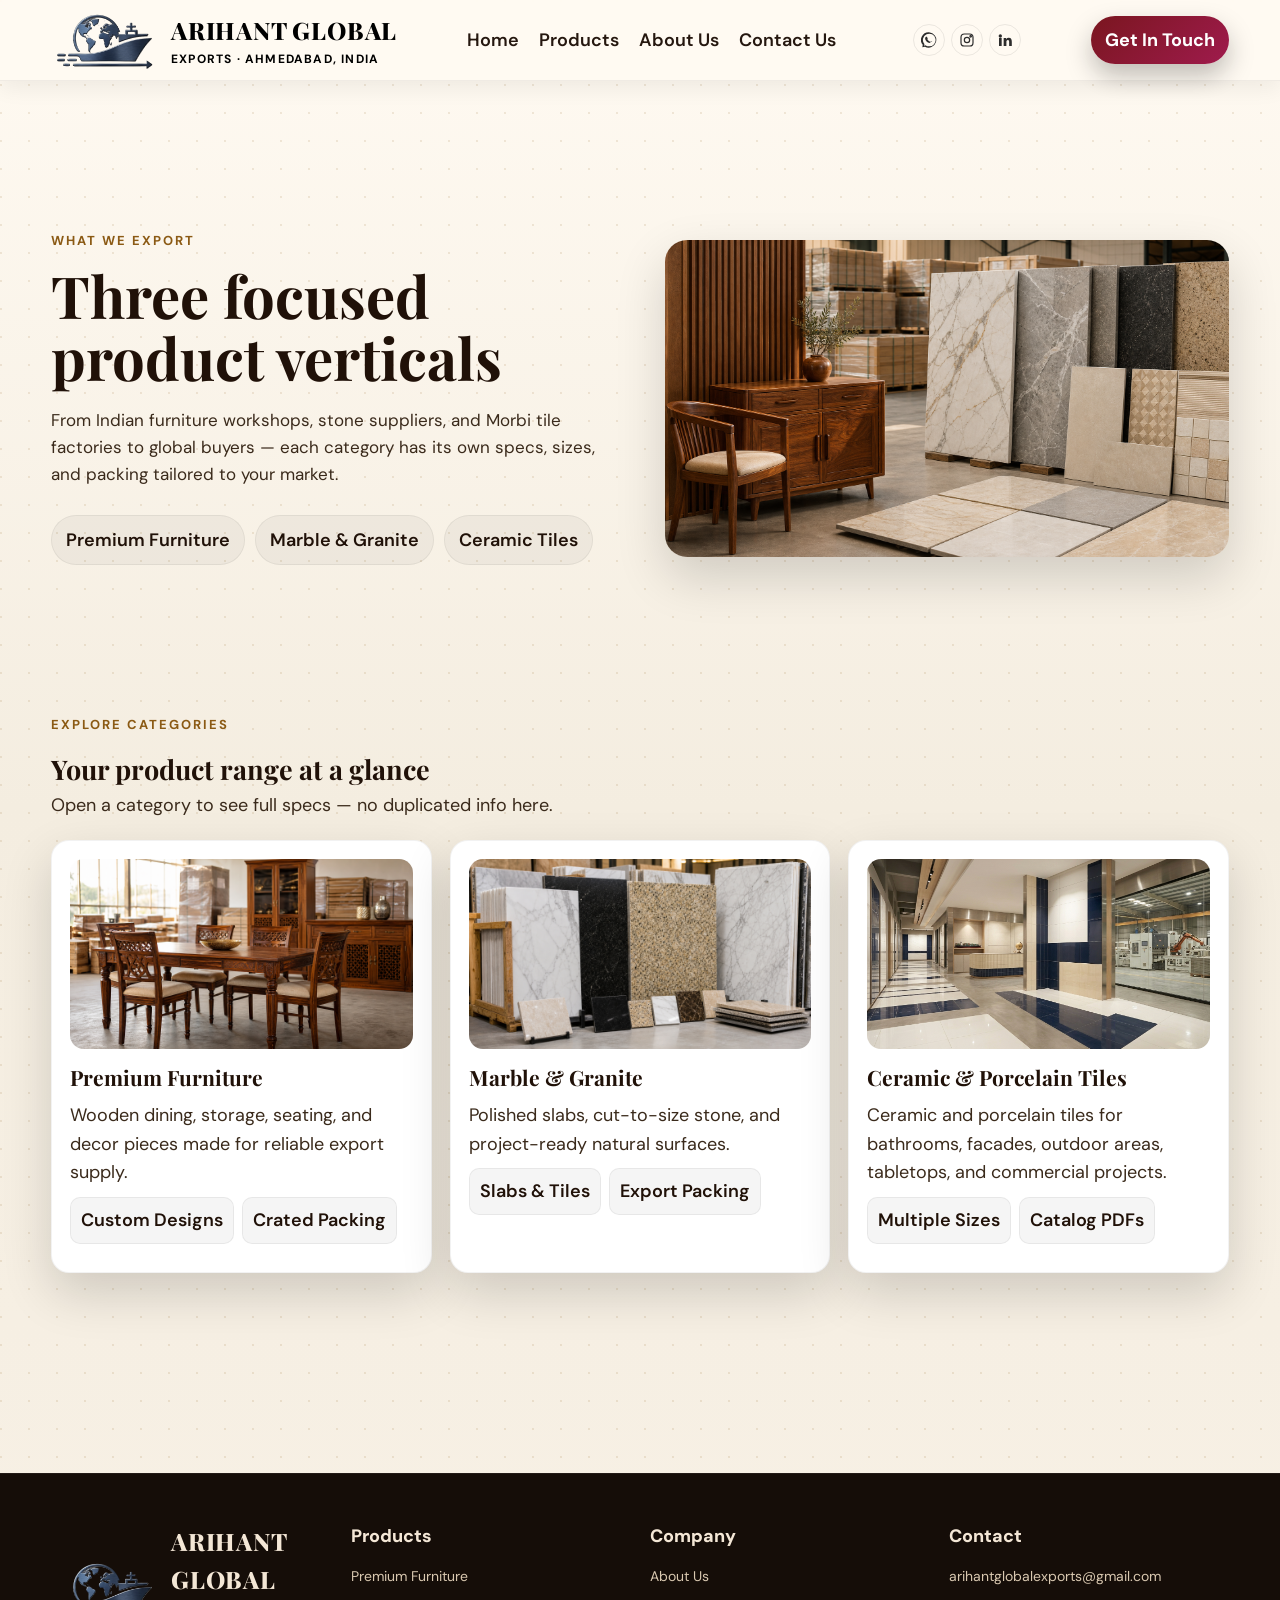
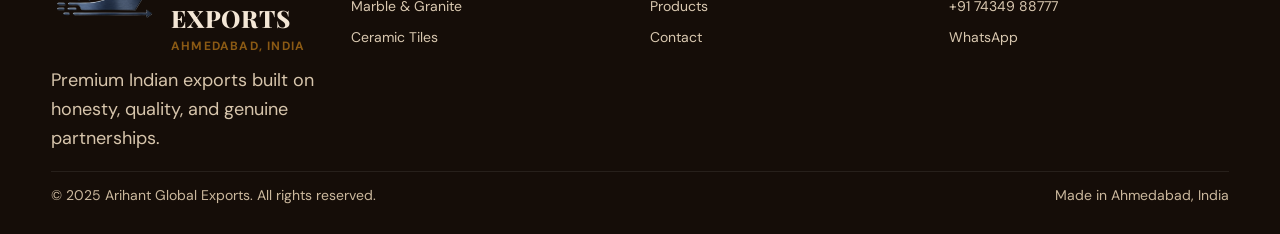
<file: export-company-website/products.html>
<!DOCTYPE html>
<html lang="en">
<head>
  <meta charset="UTF-8">
  <meta name="viewport" content="width=device-width, initial-scale=1.0">
  <title>Our Product Range | Arihant Global Exports</title>
  <link rel="preconnect" href="https://fonts.googleapis.com">
  <link rel="preconnect" href="https://fonts.gstatic.com" crossorigin>
  <link href="https://fonts.googleapis.com/css2?family=Playfair+Display:wght@600;700&family=DM+Sans:wght@400;500;600;700&display=swap" rel="stylesheet">
  <link rel="stylesheet" href="style.css">
</head>
<body>
  <div id="nav"></div>

  <section class="section-pad">
    <div class="container hero">
      <div>
        <p class="eyebrow">What We Export</p>
        <h1>Three focused product verticals</h1>
        <p class="hero-desc">From Indian furniture workshops, stone suppliers, and Morbi tile factories to global buyers — each category has its own specs, sizes, and packing tailored to your market.</p>
        <div class="pill-row">
          <span class="pill">Premium Furniture</span><span class="pill">Marble & Granite</span><span class="pill">Ceramic Tiles</span>
        </div>
      </div>
      <img src="images/Product%20verticals%20hero.png" alt="Furniture, marble, granite, and ceramic tile products" style="border-radius:22px;box-shadow:var(--shadow);width:100%;max-height:340px;object-fit:cover;">
    </div>
  </section>

  <section class="section-pad" style="padding-top:40px;">
    <div class="container">
      <div class="eyebrow">Explore Categories</div>
      <h2>Your product range at a glance</h2>
      <p style="max-width:760px;margin-bottom:18px;">Open a category to see full specs — no duplicated info here.</p>
      <div class="grid">
        <a class="card-link" href="furniture.html"><div class="card">
          <img src="images/Furniture%20main.png" alt="Furniture">
          <h3>Premium Furniture</h3>
          <p>Wooden dining, storage, seating, and decor pieces made for reliable export supply.</p>
          <div class="meta"><span class="chip">Custom Designs</span><span class="chip">Crated Packing</span></div>
        </div></a>
        <a class="card-link" href="marble-granite.html"><div class="card">
          <img src="images/Marble%20granite%20main.png" alt="Marble and granite">
          <h3>Marble & Granite</h3>
          <p>Polished slabs, cut-to-size stone, and project-ready natural surfaces.</p>
          <div class="meta"><span class="chip">Slabs & Tiles</span><span class="chip">Export Packing</span></div>
        </div></a>
        <a class="card-link" href="tiles.html"><div class="card">
          <img src="images/Tiles%20main.png" alt="Tiles">
          <h3>Ceramic & Porcelain Tiles</h3>
          <p>Ceramic and porcelain tiles for bathrooms, facades, outdoor areas, tabletops, and commercial projects.</p>
          <div class="meta"><span class="chip">Multiple Sizes</span><span class="chip">Catalog PDFs</span></div>
        </div></a>
      </div>
    </div>
  </section>

  <footer class="footer">
    <div class="container">
      <div class="footer-grid">
        <div>
          <div class="brand" style="margin-bottom:10px;">
            <img class="brand-logo" src="images/Arihant%20Global%20exports%20logo.png" alt="logo">
            <div class="brand-text">
              <span class="brand-name" style="color:#f4e7d6;">Arihant Global Exports</span>
              <span class="brand-tag" style="color:var(--gold);">Ahmedabad, India</span>
            </div>
          </div>
          <p style="color:#d7c5ac;">Premium Indian exports built on honesty, quality, and genuine partnerships.</p>
        </div>
        <div>
          <div class="footer-title">Products</div>
          <div class="footer-links">
            <a href="furniture.html">Premium Furniture</a>
            <a href="marble-granite.html">Marble & Granite</a>
            <a href="tiles.html">Ceramic Tiles</a>
          </div>
        </div>
        <div>
          <div class="footer-title">Company</div>
          <div class="footer-links">
            <a href="about.html">About Us</a>
            <a href="products.html">Products</a>
            <a href="contact.html">Contact</a>
          </div>
        </div>
        <div>
          <div class="footer-title">Contact</div>
          <div class="footer-links">
            <a href="mailto:arihantglobalexports@gmail.com">arihantglobalexports@gmail.com</a>
            <a href="tel:+917434988777">+91 74349 88777</a>
            <a href="https://wa.me/917434988777" target="_blank" rel="noreferrer">WhatsApp</a>
          </div>
        </div>
      </div>
      <div class="footer-bottom">
        <span>© 2025 Arihant Global Exports. All rights reserved.</span>
        <span>Made in Ahmedabad, India</span>
      </div>
    </div>
  </footer>
  <script src="script.js"></script>
</body>
</html>
</file>
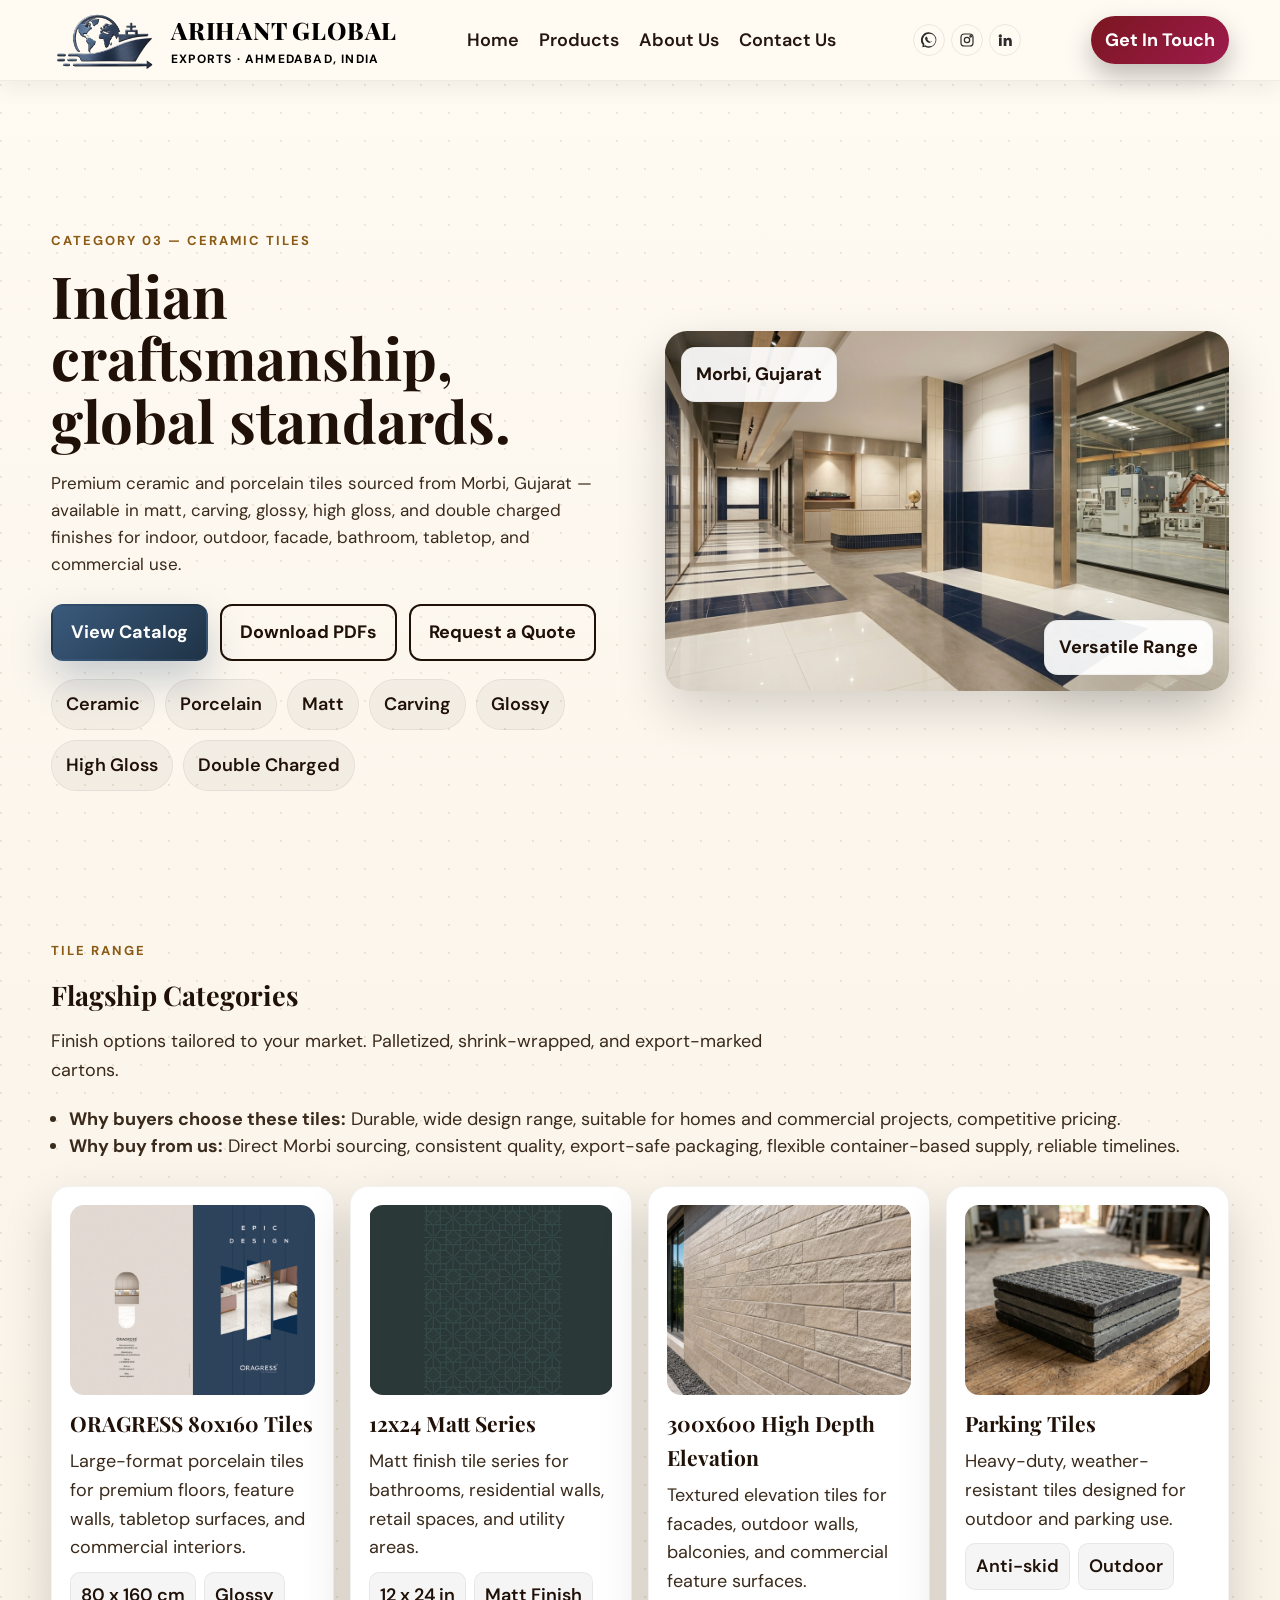
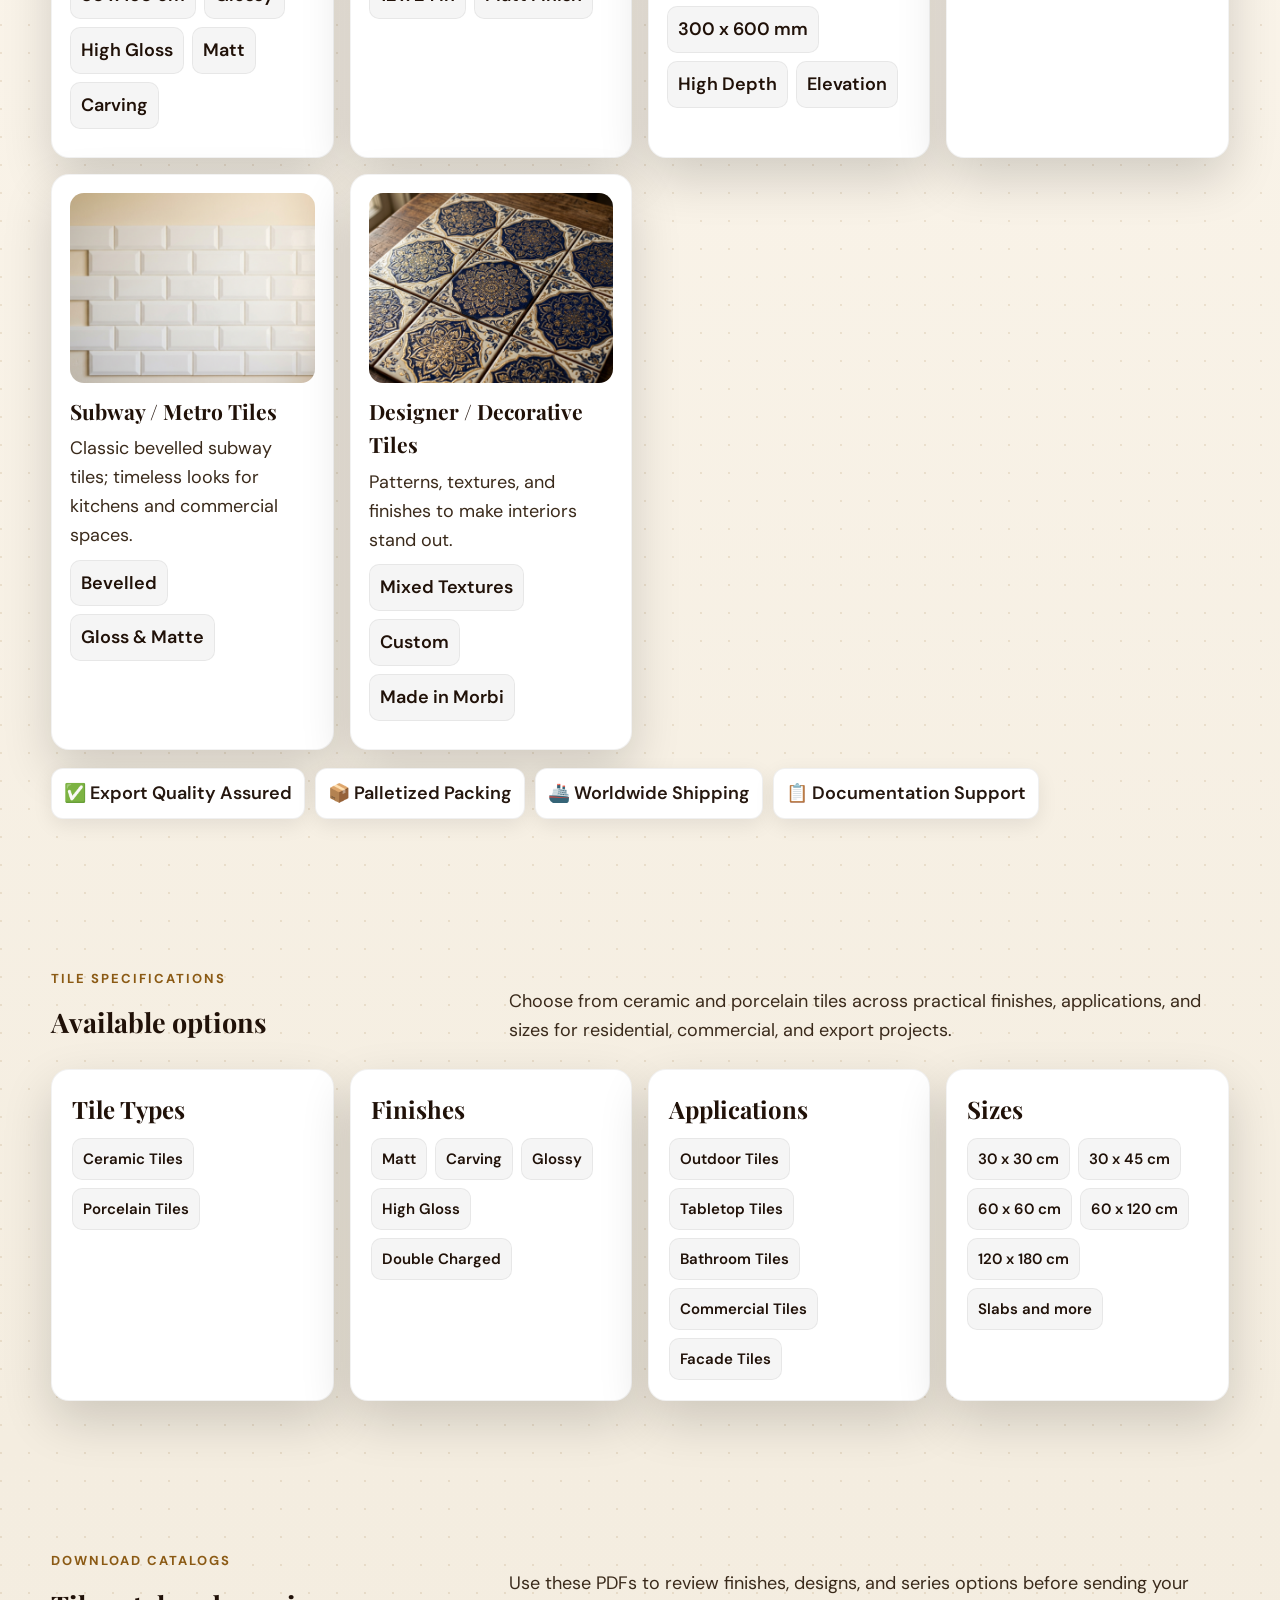
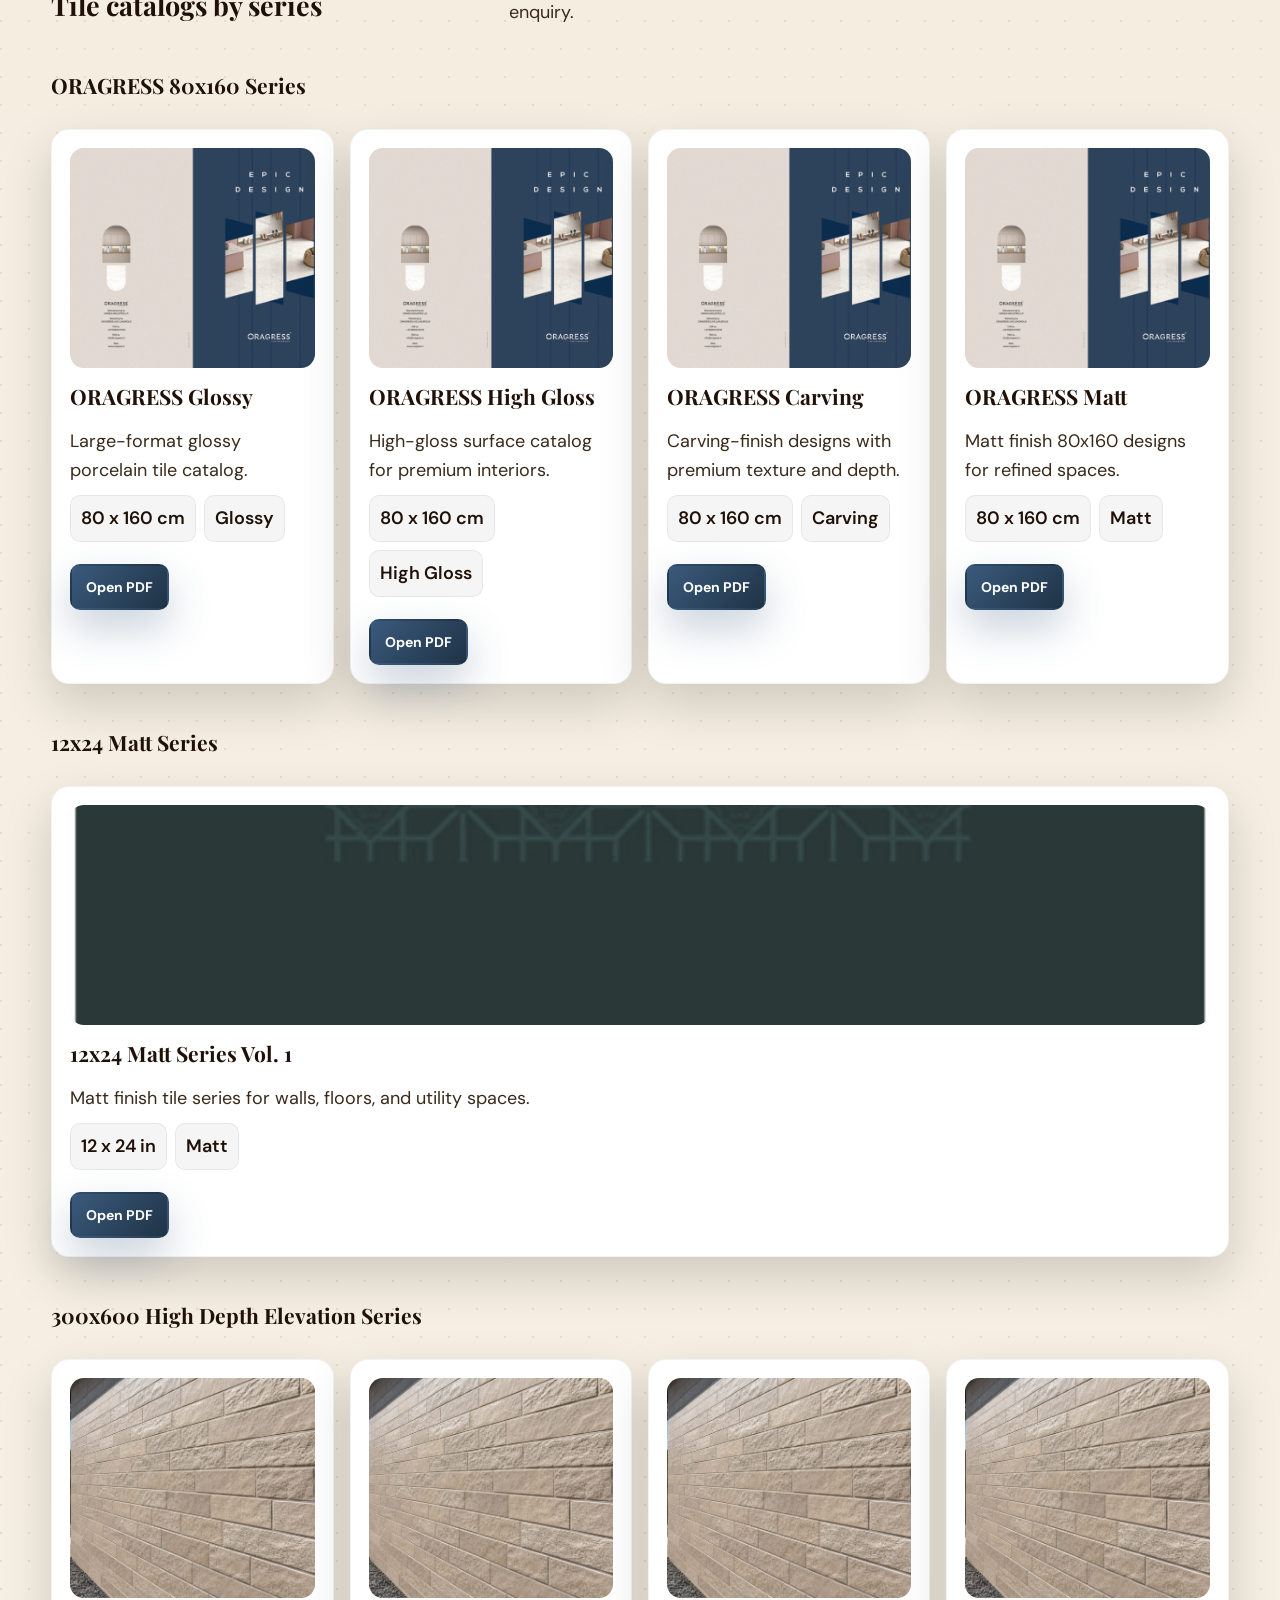
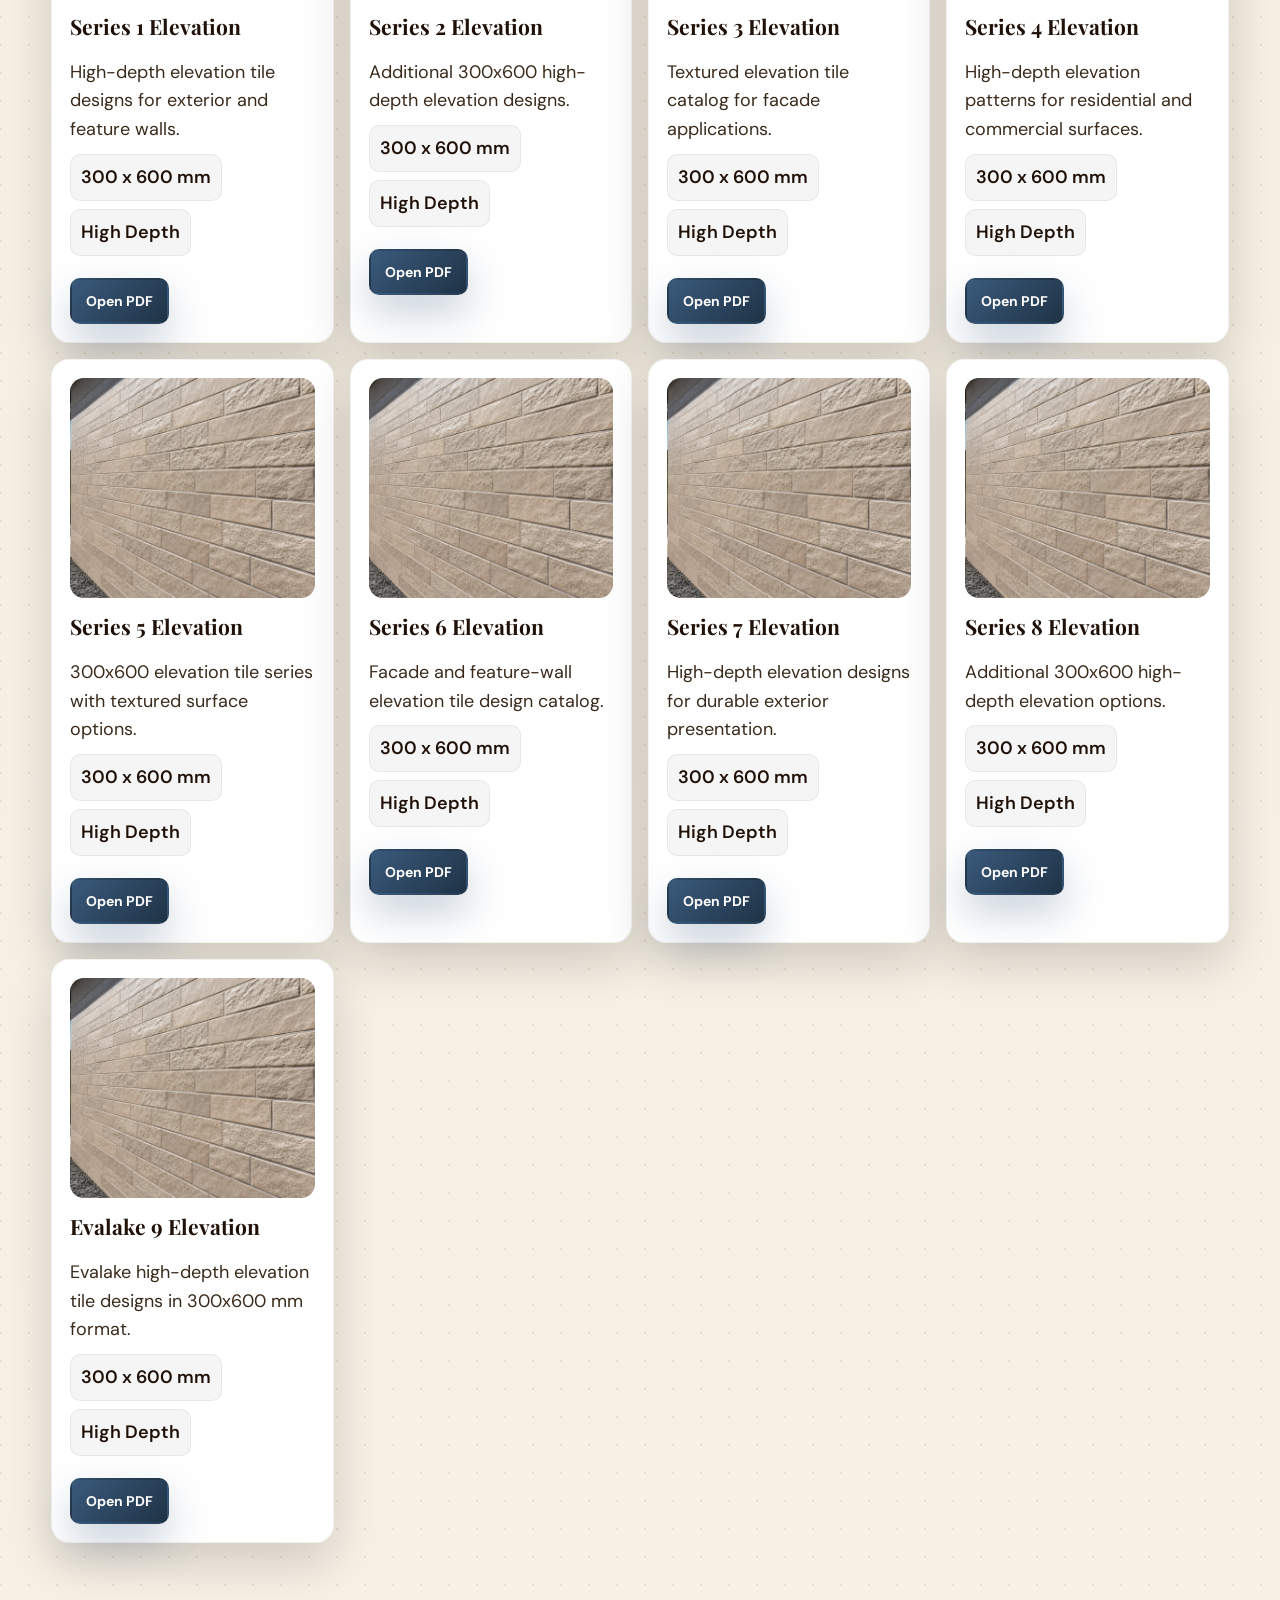
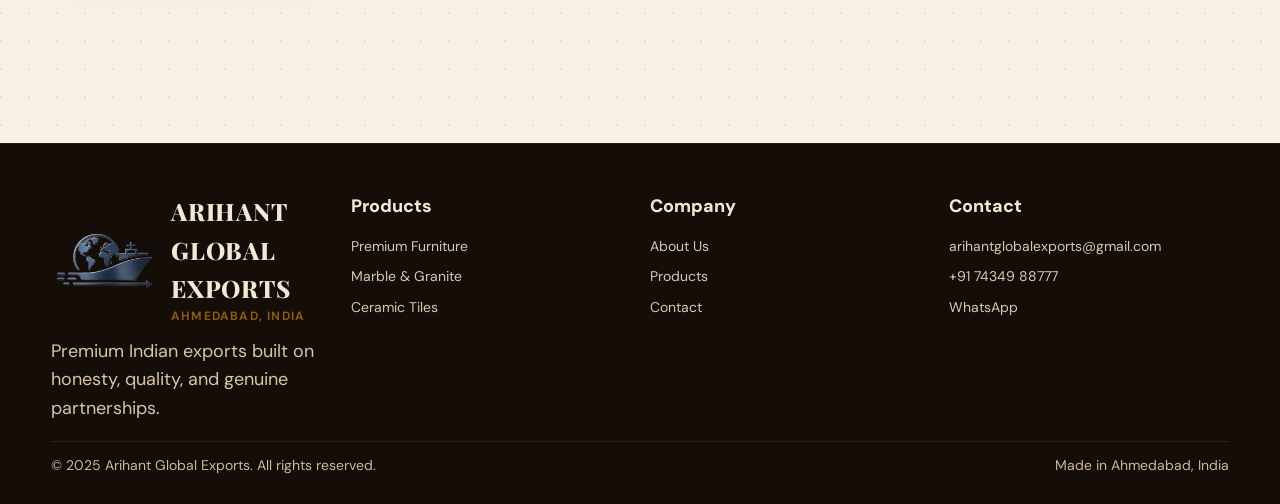
<file: export-company-website/tiles.html>
<!DOCTYPE html>
<html lang="en">
<head>
  <meta charset="UTF-8">
  <meta name="viewport" content="width=device-width, initial-scale=1.0">
  <title>Ceramic Tiles | Arihant Global Exports</title>
  <link rel="preconnect" href="https://fonts.googleapis.com">
  <link rel="preconnect" href="https://fonts.gstatic.com" crossorigin>
  <link href="https://fonts.googleapis.com/css2?family=Playfair+Display:wght@600;700&family=DM+Sans:wght@400;500;600;700&display=swap" rel="stylesheet">
  <link rel="stylesheet" href="style.css">
</head>
<body class="tiles-theme">
  <div id="nav"></div>

  <header class="section-pad">
    <div class="container hero">
      <div>
        <p class="eyebrow">Category 03 — Ceramic Tiles</p>
        <h1>Indian craftsmanship, global standards.</h1>
        <p class="hero-desc">Premium ceramic and porcelain tiles sourced from Morbi, Gujarat — available in matt, carving, glossy, high gloss, and double charged finishes for indoor, outdoor, facade, bathroom, tabletop, and commercial use.</p>
        <div class="hero-buttons">
          <a class="btn btn-dark" href="#catalog">View Catalog</a>
          <a class="btn btn-outline" href="#downloads">Download PDFs</a>
          <a class="btn btn-outline" href="contact.html">Request a Quote</a>
        </div>
        <div class="pill-row">
          <span class="pill">Ceramic</span><span class="pill">Porcelain</span><span class="pill">Matt</span><span class="pill">Carving</span><span class="pill">Glossy</span><span class="pill">High Gloss</span><span class="pill">Double Charged</span>
        </div>
      </div>
      <div class="hero-visual">
        <img class="hero-img" src="images/Tiles%20main.png" alt="Ceramic tiles">
        <div class="badge b1">Morbi, Gujarat</div>
        <div class="badge b2">Versatile Range</div>
      </div>
    </div>
  </header>

  <section id="catalog" class="section-pad" style="padding-top:40px;">
    <div class="container">
      <div class="eyebrow">Tile Range</div>
      <h2 style="margin-bottom:10px;">Flagship Categories</h2>
      <p style="max-width:720px;margin-bottom:22px;">Finish options tailored to your market. Palletized, shrink-wrapped, and export-marked cartons.</p>
      <ul style="margin-bottom:18px;padding-left:18px;color:#3a2a1b;line-height:1.5;">
        <li><strong>Why buyers choose these tiles:</strong> Durable, wide design range, suitable for homes and commercial projects, competitive pricing.</li>
        <li><strong>Why buy from us:</strong> Direct Morbi sourcing, consistent quality, export-safe packaging, flexible container-based supply, reliable timelines.</li>
      </ul>
      <div class="cards">
        <div class="card">
          <img src="images/catalogs/oragress-glossy-80x160.png" alt="ORAGRESS 80x160 tiles">
          <h3>ORAGRESS 80x160 Tiles</h3>
          <p>Large-format porcelain tiles for premium floors, feature walls, tabletop surfaces, and commercial interiors.</p>
          <div class="meta"><span class="chip">80 x 160 cm</span><span class="chip">Glossy</span><span class="chip">High Gloss</span><span class="chip">Matt</span><span class="chip">Carving</span></div>
        </div>
        <div class="card">
          <img src="images/catalogs/12x24-matt-series-vol-1.png" alt="12x24 matt series tiles">
          <h3>12x24 Matt Series</h3>
          <p>Matt finish tile series for bathrooms, residential walls, retail spaces, and utility areas.</p>
          <div class="meta"><span class="chip">12 x 24 in</span><span class="chip">Matt Finish</span></div>
        </div>
        <div class="card">
          <img src="images/catalogs/high-depth-elevation-tile-facade.png" alt="300x600 high depth elevation tiles">
          <h3>300x600 High Depth Elevation</h3>
          <p>Textured elevation tiles for facades, outdoor walls, balconies, and commercial feature surfaces.</p>
          <div class="meta"><span class="chip">300 x 600 mm</span><span class="chip">High Depth</span><span class="chip">Elevation</span></div>
        </div>
        <div class="card">
          <img src="images/Product%20images%20/Parking%20tiles_.png" alt="Parking tiles">
          <h3>Parking Tiles</h3>
          <p>Heavy-duty, weather-resistant tiles designed for outdoor and parking use.</p>
          <div class="meta"><span class="chip">Anti-skid</span><span class="chip">Outdoor</span></div>
        </div>
        <div class="card">
          <img src="images/Product%20images%20/Subway_%20metro%20tiles_.png" alt="Subway tiles">
          <h3>Subway / Metro Tiles</h3>
          <p>Classic bevelled subway tiles; timeless looks for kitchens and commercial spaces.</p>
          <div class="meta"><span class="chip">Bevelled</span><span class="chip">Gloss & Matte</span></div>
        </div>
        <div class="card">
          <img src="images/Product%20images%20/Decorative%20tiles_.png" alt="Decorative tiles">
          <h3>Designer / Decorative Tiles</h3>
          <p>Patterns, textures, and finishes to make interiors stand out.</p>
          <div class="meta"><span class="chip">Mixed Textures</span><span class="chip">Custom</span><span class="chip">Made in Morbi</span></div>
        </div>
      </div>
      <div class="trust-badges">
        <span class="badge-chip">✅ Export Quality Assured</span>
        <span class="badge-chip">📦 Palletized Packing</span>
        <span class="badge-chip">🚢 Worldwide Shipping</span>
        <span class="badge-chip">📋 Documentation Support</span>
      </div>
    </div>
  </section>

  <section class="section-pad" style="padding-top:40px;">
    <div class="container">
      <div class="section-title-row">
        <div>
          <div class="eyebrow">Tile Specifications</div>
          <h2>Available options</h2>
        </div>
        <p>Choose from ceramic and porcelain tiles across practical finishes, applications, and sizes for residential, commercial, and export projects.</p>
      </div>
      <div class="spec-grid">
        <div class="spec-panel">
          <h3>Tile Types</h3>
          <ul class="spec-list">
            <li>Ceramic Tiles</li>
            <li>Porcelain Tiles</li>
          </ul>
        </div>
        <div class="spec-panel">
          <h3>Finishes</h3>
          <ul class="spec-list">
            <li>Matt</li>
            <li>Carving</li>
            <li>Glossy</li>
            <li>High Gloss</li>
            <li>Double Charged</li>
          </ul>
        </div>
        <div class="spec-panel">
          <h3>Applications</h3>
          <ul class="spec-list">
            <li>Outdoor Tiles</li>
            <li>Tabletop Tiles</li>
            <li>Bathroom Tiles</li>
            <li>Commercial Tiles</li>
            <li>Facade Tiles</li>
          </ul>
        </div>
        <div class="spec-panel">
          <h3>Sizes</h3>
          <ul class="spec-list">
            <li>30 x 30 cm</li>
            <li>30 x 45 cm</li>
            <li>60 x 60 cm</li>
            <li>60 x 120 cm</li>
            <li>120 x 180 cm</li>
            <li>Slabs and more</li>
          </ul>
        </div>
      </div>
    </div>
  </section>

  <section id="downloads" class="section-pad" style="padding-top:40px;">
    <div class="container">
      <div class="section-title-row">
        <div>
          <div class="eyebrow">Download Catalogs</div>
          <h2>Tile catalogs by series</h2>
        </div>
        <p>Use these PDFs to review finishes, designs, and series options before sending your enquiry.</p>
      </div>

      <div class="catalog-group">
        <h3>ORAGRESS 80x160 Series</h3>
        <div class="cards">
          <div class="card catalog-card">
            <img src="images/catalogs/oragress-glossy-80x160.png" alt="ORAGRESS Glossy 80x160 catalog cover">
            <h3>ORAGRESS Glossy</h3>
            <p>Large-format glossy porcelain tile catalog.</p>
            <div class="meta"><span class="chip">80 x 160 cm</span><span class="chip">Glossy</span></div>
            <a class="btn btn-dark" href="catalogs/oragress-glossy-80x160.pdf" target="_blank" rel="noreferrer">Open PDF</a>
          </div>
          <div class="card catalog-card">
            <img src="images/catalogs/oragress-high-gloss-80x160.png" alt="ORAGRESS High Gloss 80x160 catalog cover">
            <h3>ORAGRESS High Gloss</h3>
            <p>High-gloss surface catalog for premium interiors.</p>
            <div class="meta"><span class="chip">80 x 160 cm</span><span class="chip">High Gloss</span></div>
            <a class="btn btn-dark" href="catalogs/oragress-high-gloss-80x160.pdf" target="_blank" rel="noreferrer">Open PDF</a>
          </div>
          <div class="card catalog-card">
            <img src="images/catalogs/oragress-carving-80x160.png" alt="ORAGRESS Carving 80x160 catalog cover">
            <h3>ORAGRESS Carving</h3>
            <p>Carving-finish designs with premium texture and depth.</p>
            <div class="meta"><span class="chip">80 x 160 cm</span><span class="chip">Carving</span></div>
            <a class="btn btn-dark" href="catalogs/oragress-carving-80x160.pdf" target="_blank" rel="noreferrer">Open PDF</a>
          </div>
          <div class="card catalog-card">
            <img src="images/catalogs/oragress-matt-80x160.png" alt="ORAGRESS Matt 80x160 catalog cover">
            <h3>ORAGRESS Matt</h3>
            <p>Matt finish 80x160 designs for refined spaces.</p>
            <div class="meta"><span class="chip">80 x 160 cm</span><span class="chip">Matt</span></div>
            <a class="btn btn-dark" href="catalogs/oragress-matt-80x160.pdf" target="_blank" rel="noreferrer">Open PDF</a>
          </div>
        </div>
      </div>

      <div class="catalog-group">
        <h3>12x24 Matt Series</h3>
        <div class="cards">
          <div class="card catalog-card">
            <img src="images/catalogs/12x24-matt-series-vol-1.png" alt="12x24 Matt Series Vol. 1 catalog cover">
            <h3>12x24 Matt Series Vol. 1</h3>
            <p>Matt finish tile series for walls, floors, and utility spaces.</p>
            <div class="meta"><span class="chip">12 x 24 in</span><span class="chip">Matt</span></div>
            <a class="btn btn-dark" href="catalogs/12x24-matt-series-vol-1.pdf" target="_blank" rel="noreferrer">Open PDF</a>
          </div>
        </div>
      </div>

      <div class="catalog-group">
        <h3>300x600 High Depth Elevation Series</h3>
        <div class="cards">
          <div class="card catalog-card">
            <img src="images/catalogs/high-depth-elevation-tile-facade.png" alt="Series 1 300x600 high depth elevation tile facade">
            <h3>Series 1 Elevation</h3>
            <p>High-depth elevation tile designs for exterior and feature walls.</p>
            <div class="meta"><span class="chip">300 x 600 mm</span><span class="chip">High Depth</span></div>
            <a class="btn btn-dark" href="catalogs/series-1-300x600-high-depth-elevation.pdf" target="_blank" rel="noreferrer">Open PDF</a>
          </div>
          <div class="card catalog-card">
            <img src="images/catalogs/high-depth-elevation-tile-facade.png" alt="Series 2 300x600 high depth elevation tile facade">
            <h3>Series 2 Elevation</h3>
            <p>Additional 300x600 high-depth elevation designs.</p>
            <div class="meta"><span class="chip">300 x 600 mm</span><span class="chip">High Depth</span></div>
            <a class="btn btn-dark" href="catalogs/series-2-300x600-high-depth-elevation.pdf" target="_blank" rel="noreferrer">Open PDF</a>
          </div>
          <div class="card catalog-card">
            <img src="images/catalogs/high-depth-elevation-tile-facade.png" alt="Series 3 300x600 high depth elevation tile facade">
            <h3>Series 3 Elevation</h3>
            <p>Textured elevation tile catalog for facade applications.</p>
            <div class="meta"><span class="chip">300 x 600 mm</span><span class="chip">High Depth</span></div>
            <a class="btn btn-dark" href="catalogs/series-3-300x600-high-depth-elevation.pdf" target="_blank" rel="noreferrer">Open PDF</a>
          </div>
          <div class="card catalog-card">
            <img src="images/catalogs/high-depth-elevation-tile-facade.png" alt="Series 4 300x600 high depth elevation tile facade">
            <h3>Series 4 Elevation</h3>
            <p>High-depth elevation patterns for residential and commercial surfaces.</p>
            <div class="meta"><span class="chip">300 x 600 mm</span><span class="chip">High Depth</span></div>
            <a class="btn btn-dark" href="catalogs/series-4-300x600-high-depth-elevation.pdf" target="_blank" rel="noreferrer">Open PDF</a>
          </div>
          <div class="card catalog-card">
            <img src="images/catalogs/high-depth-elevation-tile-facade.png" alt="Series 5 300x600 high depth elevation tile facade">
            <h3>Series 5 Elevation</h3>
            <p>300x600 elevation tile series with textured surface options.</p>
            <div class="meta"><span class="chip">300 x 600 mm</span><span class="chip">High Depth</span></div>
            <a class="btn btn-dark" href="catalogs/series-5-300x600-high-depth-elevation.pdf" target="_blank" rel="noreferrer">Open PDF</a>
          </div>
          <div class="card catalog-card">
            <img src="images/catalogs/high-depth-elevation-tile-facade.png" alt="Series 6 300x600 high depth elevation tile facade">
            <h3>Series 6 Elevation</h3>
            <p>Facade and feature-wall elevation tile design catalog.</p>
            <div class="meta"><span class="chip">300 x 600 mm</span><span class="chip">High Depth</span></div>
            <a class="btn btn-dark" href="catalogs/series-6-300x600-high-depth-elevation.pdf" target="_blank" rel="noreferrer">Open PDF</a>
          </div>
          <div class="card catalog-card">
            <img src="images/catalogs/high-depth-elevation-tile-facade.png" alt="Series 7 300x600 high depth elevation tile facade">
            <h3>Series 7 Elevation</h3>
            <p>High-depth elevation designs for durable exterior presentation.</p>
            <div class="meta"><span class="chip">300 x 600 mm</span><span class="chip">High Depth</span></div>
            <a class="btn btn-dark" href="catalogs/series-7-300x600-high-depth-elevation.pdf" target="_blank" rel="noreferrer">Open PDF</a>
          </div>
          <div class="card catalog-card">
            <img src="images/catalogs/high-depth-elevation-tile-facade.png" alt="Series 8 300x600 high depth elevation tile facade">
            <h3>Series 8 Elevation</h3>
            <p>Additional 300x600 high-depth elevation options.</p>
            <div class="meta"><span class="chip">300 x 600 mm</span><span class="chip">High Depth</span></div>
            <a class="btn btn-dark" href="catalogs/series-8-300x600-high-depth-elevation.pdf" target="_blank" rel="noreferrer">Open PDF</a>
          </div>
          <div class="card catalog-card">
            <img src="images/catalogs/high-depth-elevation-tile-facade.png" alt="Evalake Series 9 300x600 high depth elevation tile facade">
            <h3>Evalake 9 Elevation</h3>
            <p>Evalake high-depth elevation tile designs in 300x600 mm format.</p>
            <div class="meta"><span class="chip">300 x 600 mm</span><span class="chip">High Depth</span></div>
            <a class="btn btn-dark" href="catalogs/evalake-9-300x600-high-depth-elevation.pdf" target="_blank" rel="noreferrer">Open PDF</a>
          </div>
        </div>
      </div>
    </div>
  </section>

  <footer class="footer">
    <div class="container">
      <div class="footer-grid">
        <div>
          <div class="brand" style="margin-bottom:10px;">
            <img class="brand-logo" src="images/Arihant%20Global%20exports%20logo.png" alt="logo">
            <div class="brand-text">
              <span class="brand-name" style="color:#f4e7d6;">Arihant Global Exports</span>
              <span class="brand-tag" style="color:var(--gold);">Ahmedabad, India</span>
            </div>
          </div>
          <p style="color:#d7c5ac;">Premium Indian exports built on honesty, quality, and genuine partnerships.</p>
        </div>
        <div>
          <div class="footer-title">Products</div>
          <div class="footer-links">
            <a href="furniture.html">Premium Furniture</a>
            <a href="marble-granite.html">Marble & Granite</a>
            <a href="tiles.html">Ceramic Tiles</a>
          </div>
        </div>
        <div>
          <div class="footer-title">Company</div>
          <div class="footer-links">
            <a href="about.html">About Us</a>
            <a href="products.html">Products</a>
            <a href="contact.html">Contact</a>
          </div>
        </div>
        <div>
          <div class="footer-title">Contact</div>
          <div class="footer-links">
            <a href="mailto:arihantglobalexports@gmail.com">arihantglobalexports@gmail.com</a>
            <a href="tel:+917434988777">+91 74349 88777</a>
            <a href="https://wa.me/917434988777" target="_blank" rel="noreferrer">WhatsApp</a>
          </div>
        </div>
      </div>
      <div class="footer-bottom">
        <span>© 2025 Arihant Global Exports. All rights reserved.</span>
        <span>Made in Ahmedabad, India</span>
      </div>
    </div>
  </footer>
  <script src="script.js"></script>
</body>
</html>
</file>
<file: export-company-website/style.css>
:root {
  --cream: #f4ede0;
  --gold: #8b5a14;
  --deep: #201108;
  --accent: #9f1b4d;
  --accent-dark: #7a161f;
  --shadow: 0 20px 50px rgba(0,0,0,0.16);
  --text: #25170f;
  --muted: #6a5a46;
}

* { box-sizing: border-box; margin: 0; padding: 0; }
body {
  font-family: 'DM Sans', system-ui, sans-serif;
  background:
    radial-gradient(circle at 1px 1px, rgba(139,90,20,0.12) 1px, transparent 0) 0 0 / 28px 28px,
    linear-gradient(180deg, #fffaf2 0%, var(--cream) 44%, #f8f1e6 100%);
  color: var(--text);
  line-height: 1.6;
  font-size: 18px;
}
a { text-decoration: none; color: inherit; }
img { max-width: 100%; display: block; }
.focus-visible, a:focus-visible, button:focus-visible, input:focus-visible, select:focus-visible, textarea:focus-visible { outline: 3px solid #0d4ea0; outline-offset: 3px; }
.container { width: min(1180px, 92vw); margin: 0 auto; }
.section-pad { padding: 110px 0; }
.eyebrow { font-size: 13px; letter-spacing: 2px; text-transform: uppercase; color: var(--gold); font-weight: 700; margin-bottom: 12px; }
h1, h2, h3 { font-family: 'Playfair Display', 'DM Sans', serif; color: var(--deep); }
h1 { font-size: clamp(36px, 5vw, 58px); line-height: 1.08; }
p { color: #3a2a1b; }
::placeholder { color: #4a3a2c; opacity: 0.9; }

.nav-wrap { position: sticky; top: 0; z-index: 999; background: rgba(255,250,242,0.94); backdrop-filter: blur(8px); border-bottom: 1px solid rgba(0,0,0,0.06); box-shadow: 0 8px 20px rgba(0,0,0,0.06); }
.nav-inner { display: flex; align-items: center; justify-content: space-between; gap: 16px; padding: 10px 0; }
.brand { display: flex; align-items: center; gap: 10px; }
.brand-logo { height: 60px; width: auto; object-fit: contain; }
.brand-text span { display: block; }
.brand-name { font-family: 'Algerian', 'Playfair Display', serif; font-weight: 800; letter-spacing: 0.8px; color: #000; text-transform: uppercase; font-size: 24px; }
.brand-tag { font-size: 12px; color: #000; letter-spacing: 1.2px; text-transform: uppercase; font-weight: 700; }
.nav-links { list-style: none; display: flex; gap: 20px; font-weight: 600; }
.nav-links a { position: relative; padding: 6px 0; }
.nav-links a::after { content: ""; position: absolute; left: 0; bottom: -4px; width: 100%; height: 2px; background: var(--gold); transform: scaleX(0); transform-origin: left; transition: transform .25s; }
.nav-links a:hover::after { transform: scaleX(1); }
.nav-cta { background: linear-gradient(135deg, var(--accent-dark), var(--accent)); color: #fff; padding: 10px 14px; border-radius: 999px; font-weight: 700; box-shadow: 0 12px 26px rgba(0,0,0,0.25); transition: transform .15s ease, box-shadow .2s ease; }
.nav-cta:hover { transform: translateY(-1px); box-shadow: 0 16px 36px rgba(0,0,0,0.35); }
.nav-social { display: flex; gap: 6px; align-items: center; margin-left: 6px; }
.nav-social a { display: inline-flex; align-items: center; justify-content: center; width: 32px; height: 32px; border-radius: 50%; border: 1px solid rgba(0,0,0,0.08); color: #2c2c2c; transition: transform .2s, box-shadow .2s, border-color .2s; }
.nav-social a:hover { transform: translateY(-2px); box-shadow: 0 10px 20px rgba(0,0,0,0.12); border-color: rgba(0,0,0,0.2); }
.nav-mobile { display: none; flex-direction: column; gap: 12px; padding: 16px; background: #fff; border: 1px solid rgba(0,0,0,0.06); border-radius: 12px; box-shadow: var(--shadow); position: absolute; right: 16px; top: 68px; width: 220px; }

.hero { display: grid; grid-template-columns: repeat(auto-fit, minmax(320px, 1fr)); gap: 50px; align-items: center; padding-top: 40px; }
.hero-desc { font-size: 17px; max-width: 620px; margin: 18px 0 26px; }
.hero-buttons { display: flex; gap: 12px; flex-wrap: wrap; }
.btn { display: inline-flex; align-items: center; gap: 10px; padding: 12px 18px; border-radius: 12px; font-weight: 700; cursor: pointer; border: 2px solid transparent; transition: transform .2s, box-shadow .2s, background .2s, color .2s; }
.btn-dark { background: linear-gradient(135deg, var(--accent-dark), var(--accent)); color: #fff; box-shadow: 0 18px 40px rgba(0,0,0,0.3); }
.btn-outline { border-color: var(--deep); color: var(--deep); }
.btn-outline:hover { background: var(--deep); color: #fff; }
.pill-row { display: flex; gap: 10px; flex-wrap: wrap; margin-top: 18px; }
.pill { background: rgba(0,0,0,0.04); padding: 10px 14px; border-radius: 999px; font-weight: 600; color: var(--deep); border: 1px solid rgba(0,0,0,0.06); }
.hero-visual { position: relative; min-height: 360px; }
.hero-img { position: absolute; inset: 0; width: 100%; height: 100%; object-fit: cover; border-radius: 22px; box-shadow: var(--shadow); }
.badge { position: absolute; background: rgba(255,255,255,0.92); padding: 12px 14px; border-radius: 14px; box-shadow: var(--shadow); font-weight: 700; color: var(--deep); border: 1px solid rgba(0,0,0,0.04); }
.badge.b1 { top: 16px; left: 16px; }
.badge.b2 { bottom: 16px; right: 16px; }

.grid { display: grid; grid-template-columns: repeat(auto-fit, minmax(240px, 1fr)); gap: 18px; margin-top: 20px; }
.cards { display: grid; grid-template-columns: repeat(auto-fit, minmax(240px, 1fr)); gap: 16px; margin-top: 26px; }
.card-link { display: block; color: inherit; text-decoration: none; height: 100%; }
.card { background: #fff; border-radius: 18px; padding: 18px; border: 1px solid rgba(0,0,0,0.05); box-shadow: var(--shadow); height: 100%; transition: transform .2s, box-shadow .2s; }
.card:hover { transform: translateY(-4px); box-shadow: 0 24px 60px rgba(0,0,0,0.18); }
.card img { height: 190px; width: 100%; object-fit: cover; border-radius: 14px; margin-bottom: 12px; }
.card h3 { margin: 4px 0 6px; }
.catalog-card img { height: 220px; object-fit: cover; object-position: top center; background: #f7f1e6; }
.catalog-card .btn { margin-top: 12px; padding: 10px 14px; border-radius: 10px; font-size: 14px; }
.section-title-row { display: flex; align-items: end; justify-content: space-between; gap: 16px; flex-wrap: wrap; margin-bottom: 18px; }
.section-title-row p { max-width: 720px; }
.catalog-group { margin-top: 42px; }
.catalog-group:first-of-type { margin-top: 22px; }
.catalog-group h3 { margin-bottom: 14px; }
.spec-grid { display: grid; grid-template-columns: repeat(auto-fit, minmax(220px, 1fr)); gap: 16px; margin-top: 24px; }
.spec-panel { background: #fff; border: 1px solid rgba(0,0,0,0.05); border-radius: 18px; padding: 20px; box-shadow: var(--shadow); }
.spec-panel h3 { margin-bottom: 10px; font-size: 24px; }
.spec-list { list-style: none; display: flex; flex-wrap: wrap; gap: 8px; }
.spec-list li { padding: 8px 10px; border-radius: 10px; background: rgba(0,0,0,0.04); border: 1px solid rgba(0,0,0,0.06); color: var(--deep); font-weight: 600; font-size: 15px; }
.meta { display: flex; gap: 8px; flex-wrap: wrap; margin: 10px 0; }
.chip { padding: 8px 10px; border-radius: 10px; background: rgba(0,0,0,0.04); border: 1px solid rgba(0,0,0,0.06); font-weight: 600; color: var(--deep); }
.list { margin: 10px 0 0; padding-left: 18px; color: #4a3525; }
.list li { margin-bottom: 6px; }

.trust-badges { display: flex; flex-wrap: wrap; gap: 10px; margin-top: 18px; }
.badge-chip { background: #fff; border-radius: 12px; padding: 10px 12px; border: 1px solid rgba(0,0,0,0.06); font-weight: 600; box-shadow: 0 6px 20px rgba(0,0,0,0.08); }

.two-col { display: grid; grid-template-columns: repeat(auto-fit, minmax(320px, 1fr)); gap: 40px; align-items: center; background: #fff; padding: 50px; border-radius: 22px; border: 1px solid rgba(0,0,0,0.05); box-shadow: var(--shadow); }
.about-img { width: 100%; border-radius: 18px; box-shadow: var(--shadow); }

.form-shell { background:#fdf9f2; border-radius:22px; padding:50px; border:1px solid rgba(0,0,0,0.05); box-shadow: var(--shadow); }
form { background:#fdf9f2; border-radius:18px; padding:24px; border:1px solid rgba(0,0,0,0.05); box-shadow: var(--shadow); display:grid; gap:14px; color:var(--deep);} 
label {font-weight:700;font-size:14px;color:var(--deep);} 
input, select, textarea {width:100%;padding:12px;border-radius:10px;border:1px solid rgba(0,0,0,0.12);font-family:inherit;font-size:14px;background:#fff;color:var(--deep);} 
input:focus, select:focus, textarea:focus {outline:none;border-color:var(--gold);box-shadow:0 0 0 3px rgba(139,90,20,0.35);} 
.grid-2 {display:grid;grid-template-columns:repeat(auto-fit,minmax(200px,1fr));gap:12px;} 
textarea {min-height:130px;} 
.submit-btn {background:linear-gradient(135deg,var(--accent-dark),var(--accent));color:#fff;padding:12px 16px;border:none;border-radius:12px;font-weight:700;cursor:pointer;box-shadow:var(--shadow);} 
.info-row { display:flex; gap:12px; align-items:flex-start; }
.info-icon { font-size:18px; }
.social-buttons { display:flex; gap:10px; flex-wrap:wrap; margin:10px 0 6px; }
.social-btn { color:#fff; padding:10px 14px; border-radius:12px; font-weight:700; display:inline-flex; align-items:center; gap:8px; box-shadow:var(--shadow); }
.wa { background:#25D366; }
.li { background:#0A66C2; }
.ig { background:linear-gradient(45deg,#f9ce34,#ee2a7b,#6228d7); }
.tiles-theme .btn-dark { background: linear-gradient(135deg,#3a5a7c,#1f3346); box-shadow: 0 18px 40px rgba(58,90,124,0.28); }

.footer {background:#150d08;color:#e8d8c2;padding:48px 0 28px;margin-top:90px;border-top:1px solid rgba(255,255,255,0.06);} 
.footer-grid {display:grid;grid-template-columns:repeat(auto-fit,minmax(220px,1fr));gap:20px;} 
.footer-title {font-weight:800;color:#f4e7d6;margin-bottom:10px;} 
.footer-links a {display:block;color:#d9c8b0;padding:4px 0;font-size:14px;} 
.footer-links a:hover {color:#fff;} 
.footer-bottom {border-top:1px solid rgba(255,255,255,0.08);margin-top:18px;padding-top:12px;display:flex;justify-content:space-between;flex-wrap:wrap;gap:10px;color:#cbb89d;font-size:14px;}

@media (max-width: 900px) {
  .nav-links, .nav-cta {display:none;}
  .nav-mobile.show {display:flex;}
}
</file>
